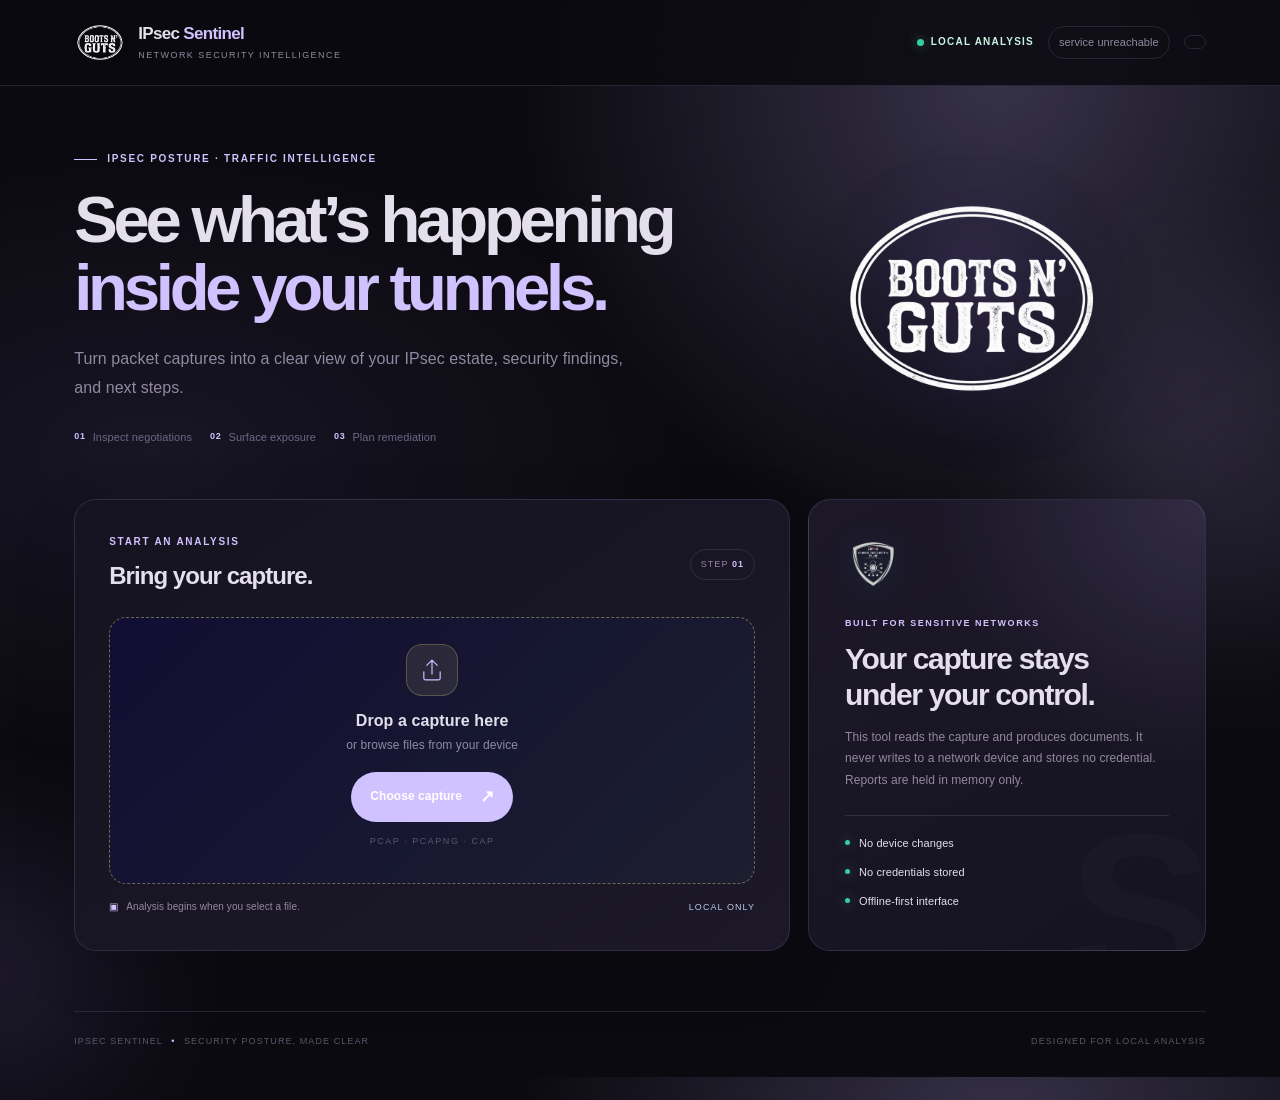
<file: dashboard/index.html>
<!DOCTYPE html>
<html lang="en">
<head>
<meta charset="utf-8">
<meta name="viewport" content="width=device-width, initial-scale=1">
<meta name="color-scheme" content="dark">
<title>IPsec Sentinel - Network Security Intelligence</title>
<!-- Offline-first interface: local assets only; no external fonts or libraries. -->
<link rel="stylesheet" href="/dashboard/style.css">
</head>
<body>
<div class="ambient ambient-one" aria-hidden="true"></div>
<div class="ambient ambient-two" aria-hidden="true"></div>
<header class="topbar">
  <a class="brand" href="#top" aria-label="IPsec Sentinel home">
    <img src="/dashboard/logo.png" alt="Boots N' Guts Logo" class="brand-logo" width="48" height="38">
    <span class="brand-copy"><strong>IPsec<span> Sentinel</span></strong><small>NETWORK SECURITY INTELLIGENCE</small></span>
  </a>
  <div class="topbar-meta">
    <span class="live-indicator"><i></i> LOCAL ANALYSIS</span>
    <span class="build" id="build">checking service…</span>
    <span class="build source-label" id="source"></span>
  </div>
</header>
<main id="top">
  <section class="intro" aria-labelledby="page-title">
    <div class="intro-copy">
      <p class="eyebrow"><span class="eyebrow-line"></span> IPSEC POSTURE · TRAFFIC INTELLIGENCE</p>
      <h1 id="page-title">See what’s happening<br><span>inside your tunnels.</span></h1>
      <p class="intro-text">Turn packet captures into a clear view of your IPsec estate, security findings, and next steps.</p>
      <div class="intro-points"><span><b>01</b> Inspect negotiations</span><span><b>02</b> Surface exposure</span><span><b>03</b> Plan remediation</span></div>
    </div>
    <div class="intro-art hero-logo-showcase" aria-label="Boots N' Guts">
      <div class="hero-logo-glow" aria-hidden="true"></div>
      <img src="/dashboard/logo.png" alt="Boots N' Guts Logo" class="hero-logo-img">
    </div>
  </section>

  <section id="upload" class="upload-layout" aria-label="Packet capture analysis">
    <div class="upload-panel">
      <div class="panel-heading"><div><p class="eyebrow">START AN ANALYSIS</p><h2>Bring your capture.</h2></div><span class="step-chip">STEP <b>01</b></span></div>
      <div id="drop" class="drop-zone">
        <div class="upload-icon" aria-hidden="true"><svg viewBox="0 0 48 48"><path d="M24 31V7m0 0-9 9m9-9 9 9"/><path d="M10 27v11a3 3 0 0 0 3 3h22a3 3 0 0 0 3-3V27"/></svg></div>
        <p class="drop-title"><strong>Drop a capture here</strong></p>
        <p class="drop-subtitle">or browse files from your device</p>
        <label class="file-button" for="file">Choose capture <span aria-hidden="true">↗</span></label>
        <input type="file" id="file" accept=".pcap,.pcapng,.cap">
        <p class="file-types">PCAP · PCAPNG · CAP</p>
        <span class="status" id="status" role="status" aria-live="polite"></span>
      </div>
      <div class="upload-footer"><span class="tiny-lock" aria-hidden="true">▣</span><span>Analysis begins when you select a file.</span><span class="max-local">LOCAL ONLY</span></div>
    </div>
    <aside class="trust-panel">
      <div class="trust-icon trust-logo-wrap"><img src="/dashboard/cyber.png" alt="DPES Cyber Security Club" class="trust-logo-img" width="56" height="56"></div>
      <p class="eyebrow">BUILT FOR SENSITIVE NETWORKS</p>
      <h3>Your capture stays<br>under your control.</h3>
      <p>This tool reads the capture and produces documents. It never writes to a network device and stores no credential. Reports are held in memory only.</p>
      <div class="trust-divider"></div>
      <div class="trust-facts"><span><i></i> No device changes</span><span><i></i> No credentials stored</span><span><i></i> Offline-first interface</span></div>
      <span class="trust-watermark" aria-hidden="true">S</span>
    </aside>
  </section>

  <nav id="tabs" class="tabs" aria-label="Report sections" hidden>
    <div class="tabs-label">YOUR REPORT</div>
    <button data-view="overview" aria-selected="true">Overview</button>
    <button data-view="inventory" aria-selected="false">Inventory</button>
    <button data-view="findings" aria-selected="false">Findings</button>
    <button data-view="exposure" aria-selected="false">Exposure</button>
    <button data-view="threats" aria-selected="false">Threat matrix</button>
    <button data-view="pqc" aria-selected="false">Post-quantum</button>
    <button data-view="remediation" aria-selected="false">Remediation</button>
  </nav>

  <section id="overview" class="report-section" hidden></section>
  <section id="inventory" class="report-section" hidden></section>
  <section id="findings" class="report-section" hidden></section>
  <section id="exposure" class="report-section" hidden></section>
  <section id="threats" class="report-section" hidden></section>
  <section id="pqc" class="report-section" hidden></section>
  <section id="remediation" class="report-section" hidden></section>
  <section id="detail" class="report-section" hidden></section>
  <footer class="page-footer"><span>IPSEC SENTINEL <i>•</i> SECURITY POSTURE, MADE CLEAR</span><span>DESIGNED FOR LOCAL ANALYSIS</span></footer>
</main>
<script src="/dashboard/app.js" defer></script>
</body>
</html>
</file>
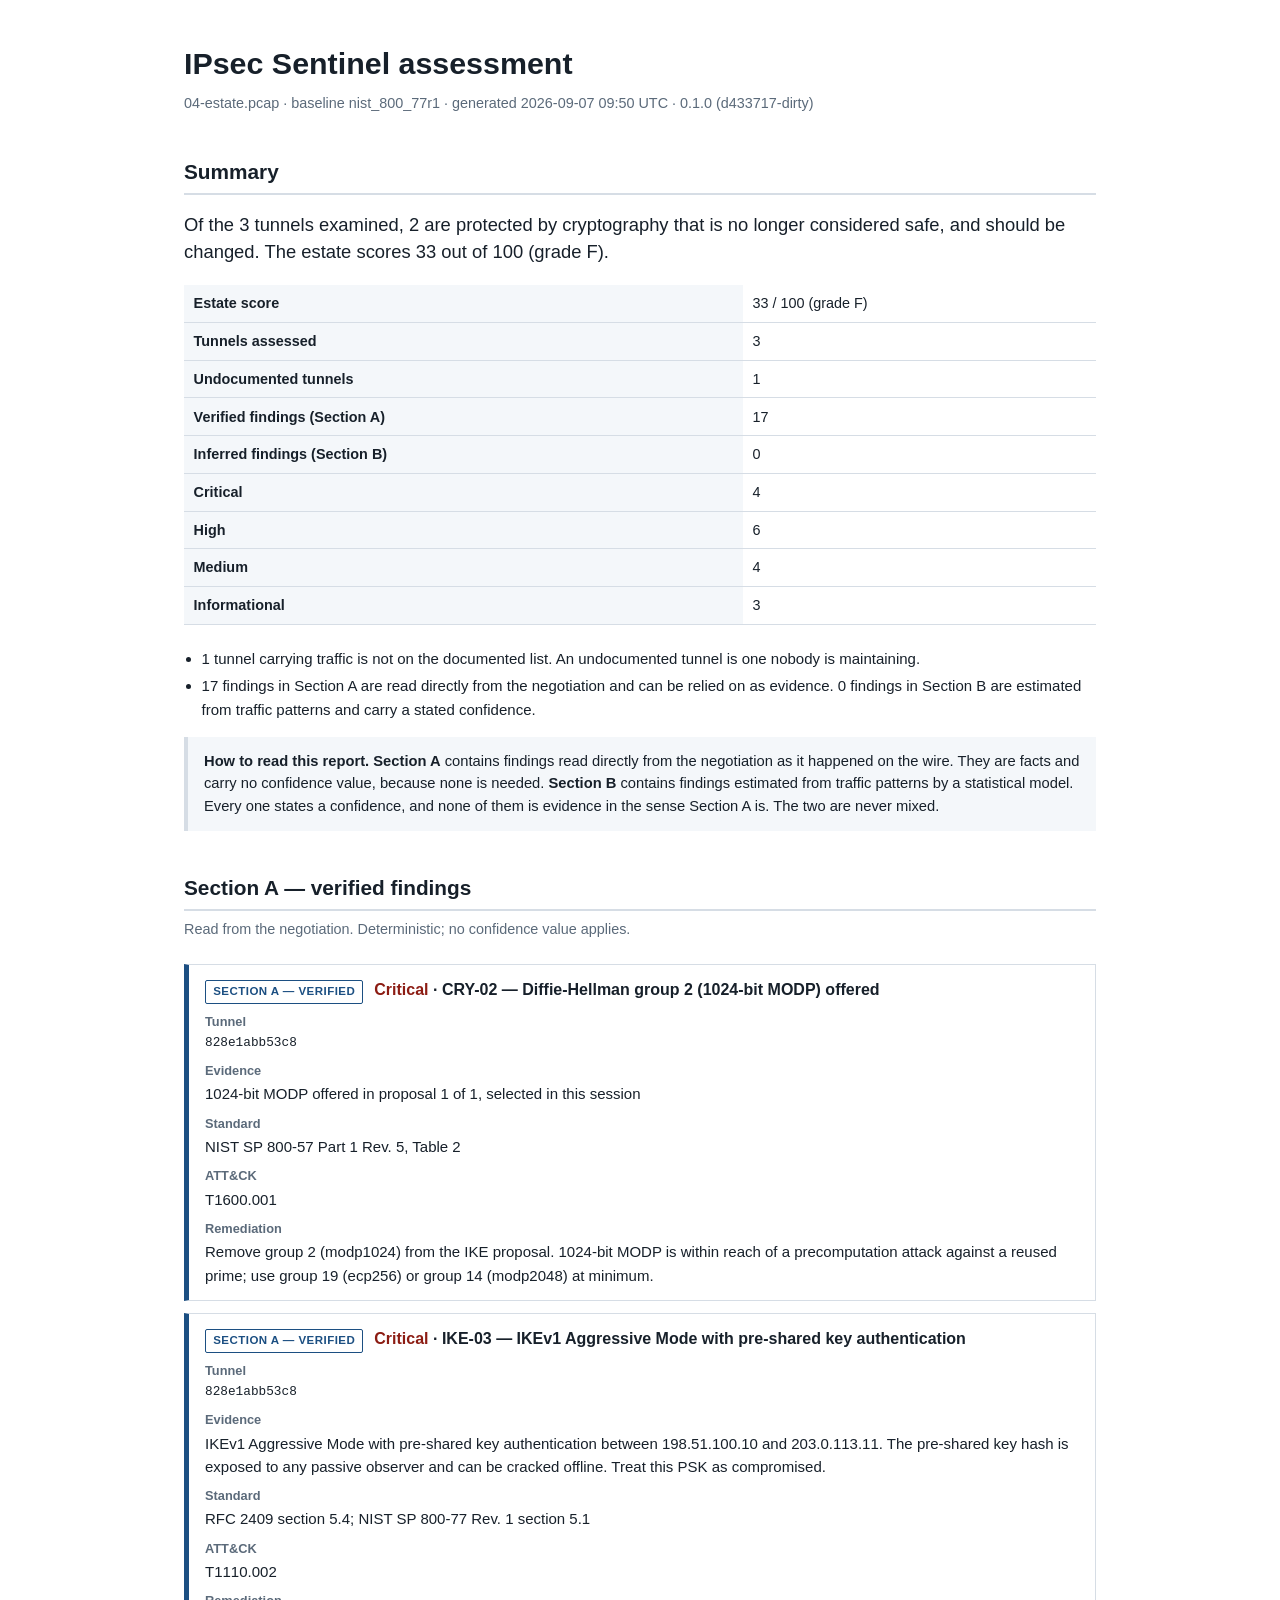
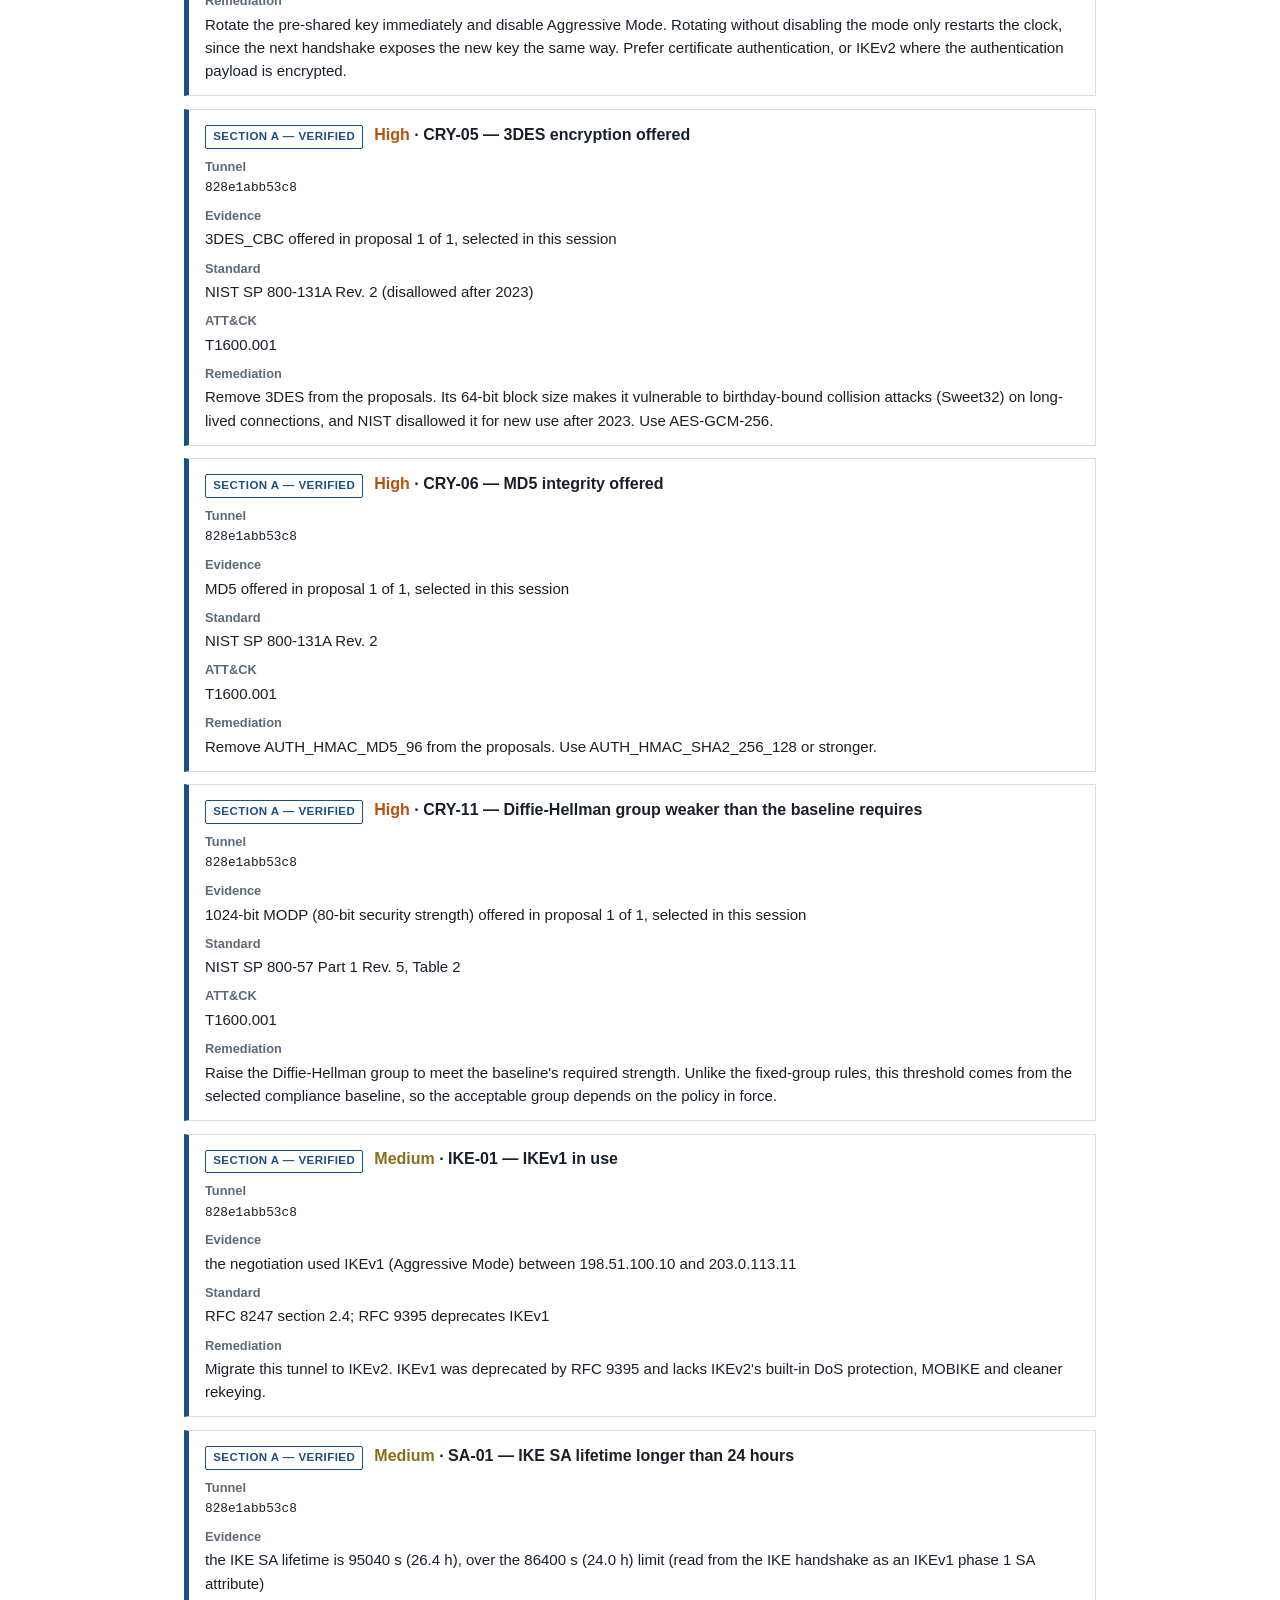
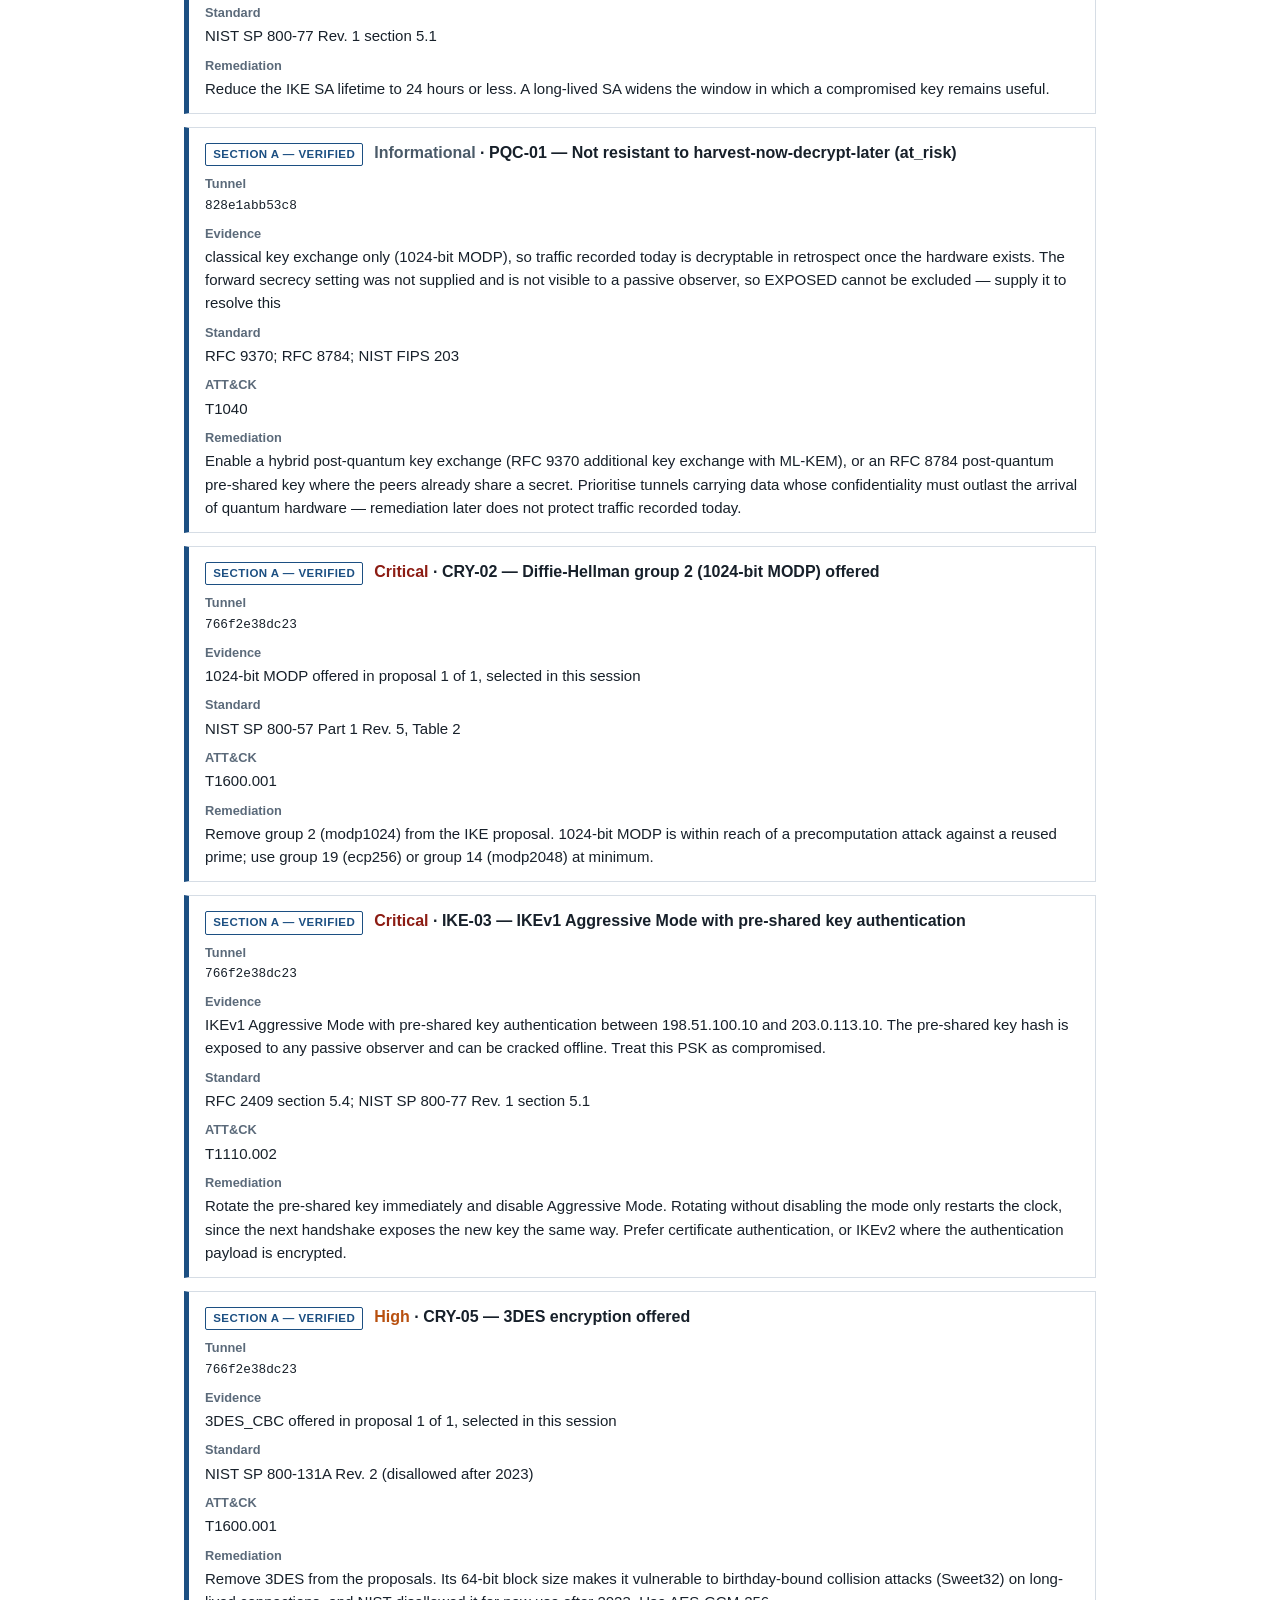
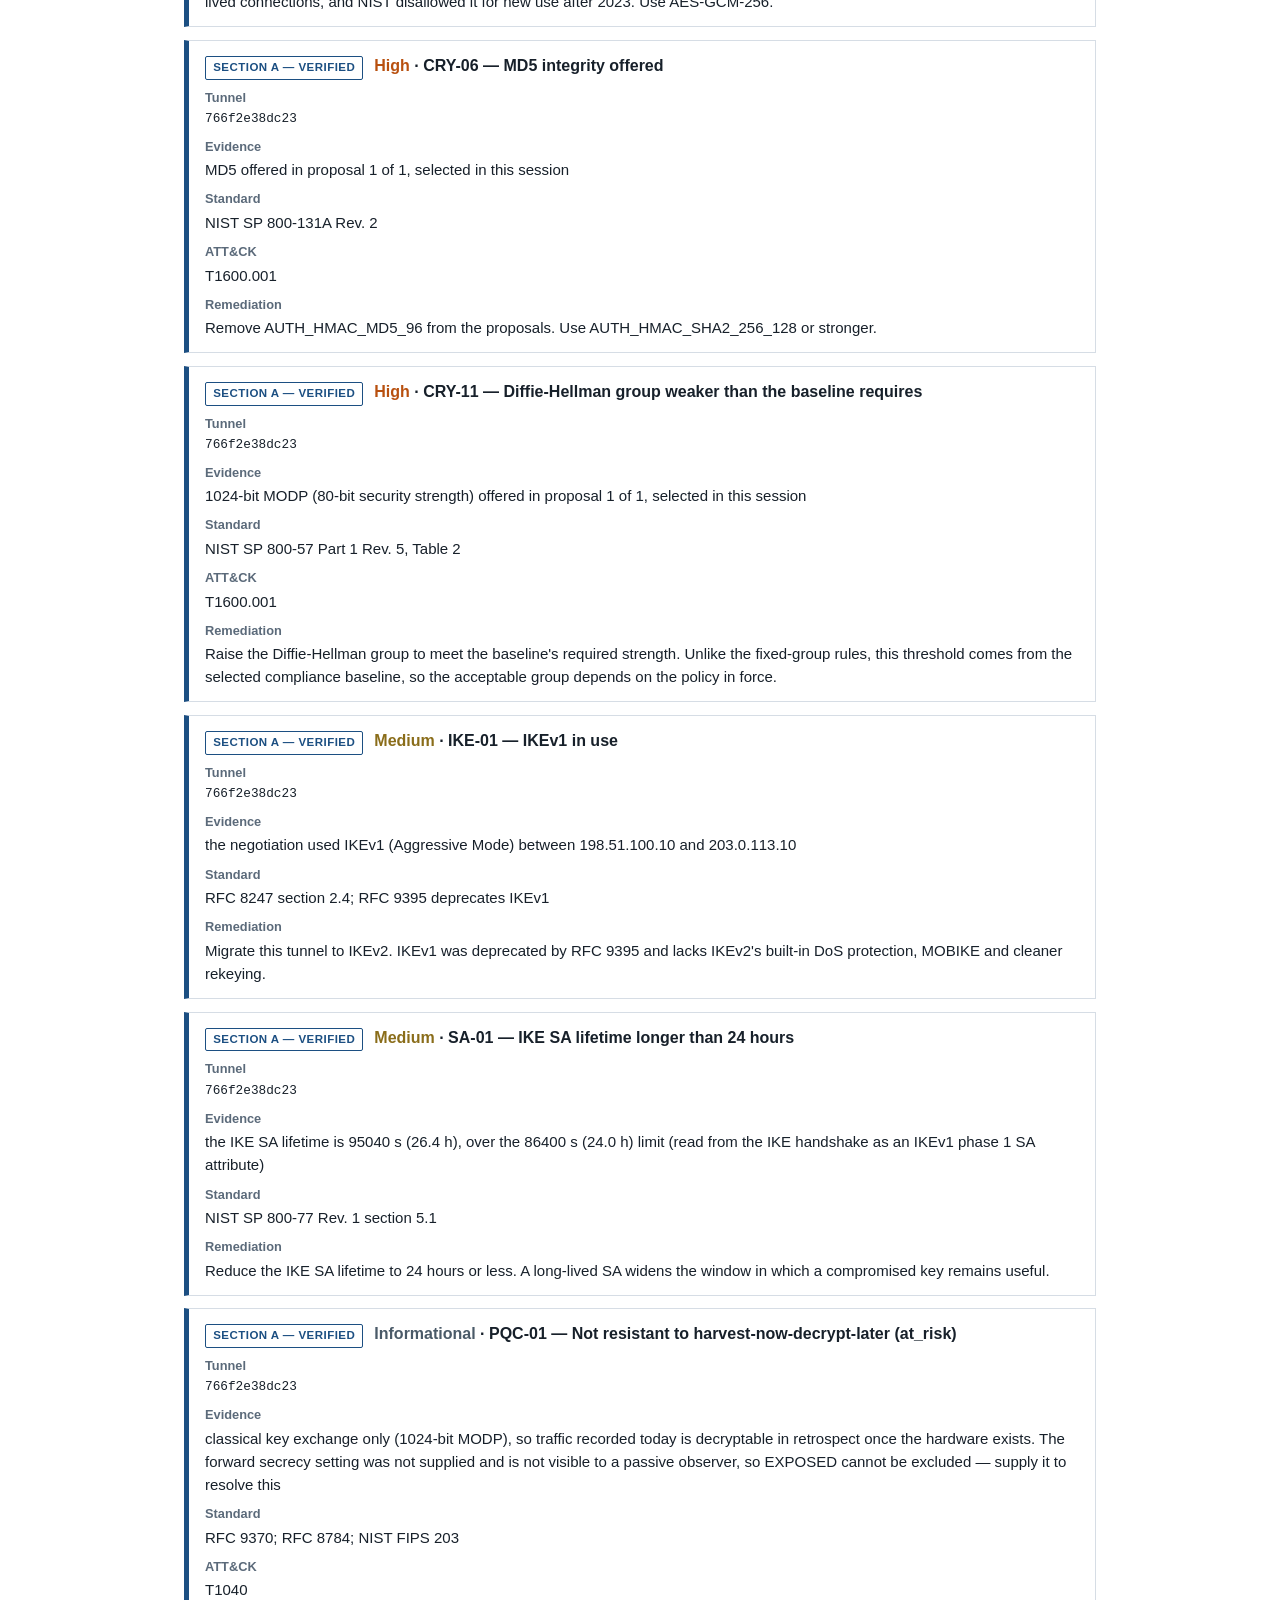
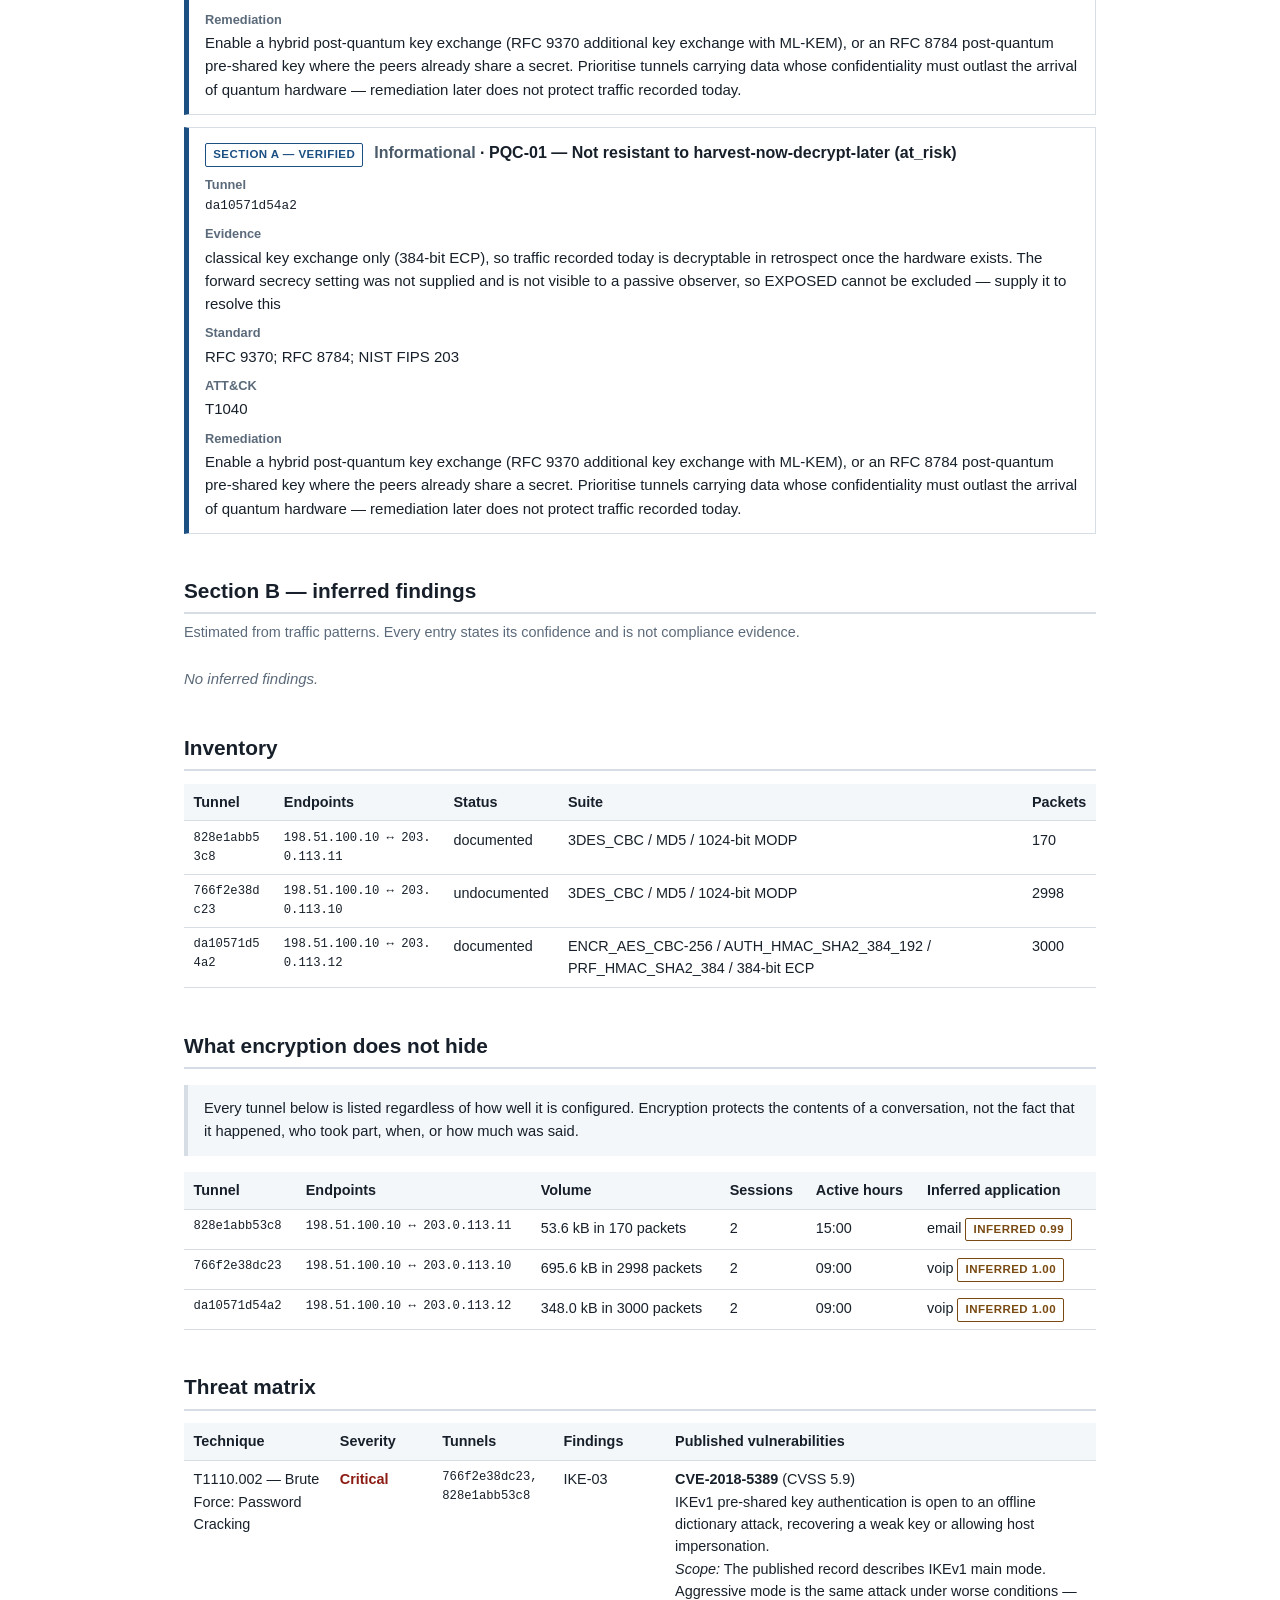
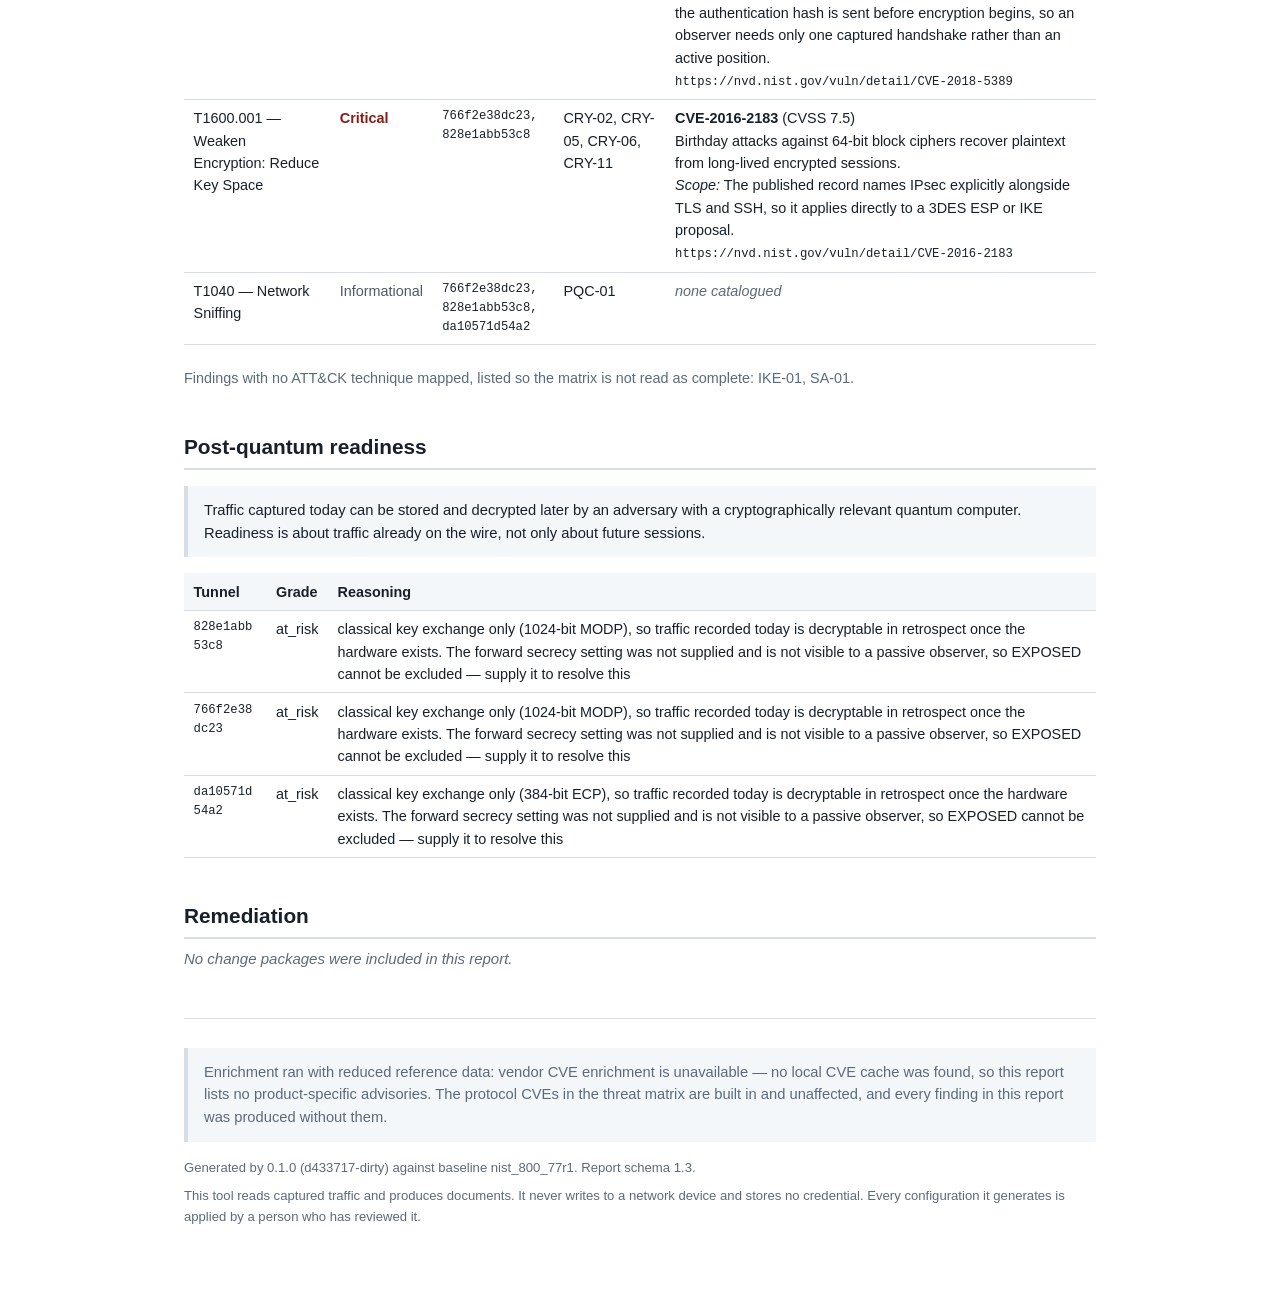
<file: demo/sample-estate.html>
<!DOCTYPE html>
<html lang="en">
<head>
<meta charset="utf-8">
<meta name="viewport" content="width=device-width, initial-scale=1">
<title>IPsec Sentinel report &mdash; 04-estate.pcap</title>
<style>
/* Everything is inline. The report is opened on networks with no route out, and a
   layout that depends on a stylesheet loading is a layout that fails when it matters. */
:root {
  --ink: #17202a;
  --muted: #5b6a7a;
  --rule: #d6dde5;
  --verified: #1c4f82;
  --inferred: #7a4a12;
  --critical: #8c1c13;
  --high: #b8500f;
  --medium: #8a6d1a;
  --low: #4a5a68;
}
* { box-sizing: border-box; }
body {
  font: 15px/1.55 "Helvetica Neue", Helvetica, Arial, sans-serif;
  color: var(--ink);
  margin: 0 auto;
  padding: 2.5rem 1.5rem 4rem;
  max-width: 60rem;
  background: #fff;
}
h1 { font-size: 1.9rem; margin: 0 0 .3rem; }
h2 { font-size: 1.3rem; margin: 2.6rem 0 .4rem; border-bottom: 2px solid var(--rule); padding-bottom: .3rem; }
h3 { font-size: 1.05rem; margin: 1.6rem 0 .4rem; }
p { margin: .5rem 0; }
.sub { color: var(--muted); margin: 0 0 1.5rem; font-size: .9rem; }
.headline { font-size: 1.15rem; line-height: 1.5; margin: 1rem 0 1.2rem; }
.note {
  background: #f4f7fa; border-left: 4px solid var(--rule);
  padding: .8rem 1rem; margin: 1rem 0; font-size: .92rem;
}
table { border-collapse: collapse; width: 100%; margin: .8rem 0 1.4rem; font-size: .9rem; }
th, td { text-align: left; padding: .45rem .6rem; border-bottom: 1px solid var(--rule); vertical-align: top; }
th { font-weight: 600; background: #f4f7fa; }
.finding { border: 1px solid var(--rule); border-left-width: 5px; padding: .8rem 1rem; margin: .8rem 0; }
.finding.verified { border-left-color: var(--verified); }
.finding.inferred { border-left-color: var(--inferred); }
.finding h4 { margin: 0 0 .35rem; font-size: 1rem; }
.finding dl { margin: .4rem 0 0; }
.finding dt { font-weight: 600; font-size: .8rem; color: var(--muted); margin-top: .5rem; }
.finding dd { margin: .1rem 0 0; }
.tag {
  display: inline-block; font-size: .72rem; font-weight: 700; letter-spacing: .04em;
  text-transform: uppercase; padding: .12rem .45rem; border: 1px solid currentColor;
  border-radius: 2px; margin-right: .4rem; white-space: nowrap;
}
.tag.verified { color: var(--verified); }
.tag.inferred { color: var(--inferred); }
.sev-critical { color: var(--critical); font-weight: 700; }
.sev-high { color: var(--high); font-weight: 700; }
.sev-medium { color: var(--medium); }
.sev-low, .sev-informational { color: var(--low); }
.empty { color: var(--muted); font-style: italic; }
.mono { font-family: "SFMono-Regular", Menlo, Consolas, monospace; font-size: .85em; word-break: break-all; }
footer { margin-top: 3rem; padding-top: .8rem; border-top: 1px solid var(--rule); color: var(--muted); font-size: .82rem; }
ul { margin: .4rem 0 .4rem 1.1rem; padding: 0; }
li { margin: .25rem 0; }
@media print {
  body { padding: 0; max-width: none; font-size: 11pt; }
  h2 { page-break-after: avoid; }
  .finding, tr { page-break-inside: avoid; }
  .note { background: none; }
}
</style>
</head>
<body>

<h1>IPsec Sentinel assessment</h1>
<p class="sub">
  04-estate.pcap &middot; baseline nist_800_77r1 &middot;
  generated 2026-09-07 09:50 UTC &middot;
  0.1.0 (d433717-dirty)
</p>

<h2>Summary</h2>
<p class="headline">Of the 3 tunnels examined, 2 are protected by cryptography that is no longer considered safe, and should be changed. The estate scores 33 out of 100 (grade F).</p>
<table>
  <tr><th>Estate score</th><td>33 / 100 (grade F)</td></tr>
  <tr><th>Tunnels assessed</th><td>3</td></tr>
  <tr><th>Undocumented tunnels</th><td>1</td></tr>
  <tr><th>Verified findings (Section A)</th><td>17</td></tr>
  <tr><th>Inferred findings (Section B)</th><td>0</td></tr>
  <tr><th>Critical</th><td>4</td></tr>
  <tr><th>High</th><td>6</td></tr>
  <tr><th>Medium</th><td>4</td></tr>
  <tr><th>Informational</th><td>3</td></tr>
</table>
<ul>
  <li>1 tunnel carrying traffic is not on the documented list. An undocumented tunnel is one nobody is maintaining.</li>
  <li>17 findings in Section A are read directly from the negotiation and can be relied on as evidence. 0 findings in Section B are estimated from traffic patterns and carry a stated confidence.</li>
</ul>

<div class="note">
  <strong>How to read this report.</strong>
  <strong>Section A</strong> contains findings read directly from the negotiation as it
  happened on the wire. They are facts and carry no confidence value, because none is
  needed. <strong>Section B</strong> contains findings estimated from traffic patterns by
  a statistical model. Every one states a confidence, and none of them is evidence in the
  sense Section A is. The two are never mixed.
</div>

<h2>Section A &mdash; verified findings</h2>
<p class="sub">Read from the negotiation. Deterministic; no confidence value applies.</p>
<div class="finding verified">
  <h4>
    <span class="tag verified">Section A &mdash; verified</span>
    <span class="sev-critical">Critical</span>
    &middot; CRY-02 &mdash; Diffie-Hellman group 2 (1024-bit MODP) offered
  </h4>
  <dl>
<dt>Tunnel</dt><dd class="mono">828e1abb53c8</dd>    <dt>Evidence</dt><dd>1024-bit MODP offered in proposal 1 of 1, selected in this session</dd>
    <dt>Standard</dt><dd>NIST SP 800-57 Part 1 Rev. 5, Table 2</dd>
<dt>ATT&amp;CK</dt><dd>T1600.001</dd>    <dt>Remediation</dt><dd>Remove group 2 (modp1024) from the IKE proposal. 1024-bit MODP is within reach of a precomputation attack against a reused prime; use group 19 (ecp256) or group 14 (modp2048) at minimum.</dd>
  </dl>
</div>
<div class="finding verified">
  <h4>
    <span class="tag verified">Section A &mdash; verified</span>
    <span class="sev-critical">Critical</span>
    &middot; IKE-03 &mdash; IKEv1 Aggressive Mode with pre-shared key authentication
  </h4>
  <dl>
<dt>Tunnel</dt><dd class="mono">828e1abb53c8</dd>    <dt>Evidence</dt><dd>IKEv1 Aggressive Mode with pre-shared key authentication between 198.51.100.10 and 203.0.113.11. The pre-shared key hash is exposed to any passive observer and can be cracked offline. Treat this PSK as compromised.</dd>
    <dt>Standard</dt><dd>RFC 2409 section 5.4; NIST SP 800-77 Rev. 1 section 5.1</dd>
<dt>ATT&amp;CK</dt><dd>T1110.002</dd>    <dt>Remediation</dt><dd>Rotate the pre-shared key immediately and disable Aggressive Mode. Rotating without disabling the mode only restarts the clock, since the next handshake exposes the new key the same way. Prefer certificate authentication, or IKEv2 where the authentication payload is encrypted.</dd>
  </dl>
</div>
<div class="finding verified">
  <h4>
    <span class="tag verified">Section A &mdash; verified</span>
    <span class="sev-high">High</span>
    &middot; CRY-05 &mdash; 3DES encryption offered
  </h4>
  <dl>
<dt>Tunnel</dt><dd class="mono">828e1abb53c8</dd>    <dt>Evidence</dt><dd>3DES_CBC offered in proposal 1 of 1, selected in this session</dd>
    <dt>Standard</dt><dd>NIST SP 800-131A Rev. 2 (disallowed after 2023)</dd>
<dt>ATT&amp;CK</dt><dd>T1600.001</dd>    <dt>Remediation</dt><dd>Remove 3DES from the proposals. Its 64-bit block size makes it vulnerable to birthday-bound collision attacks (Sweet32) on long-lived connections, and NIST disallowed it for new use after 2023. Use AES-GCM-256.</dd>
  </dl>
</div>
<div class="finding verified">
  <h4>
    <span class="tag verified">Section A &mdash; verified</span>
    <span class="sev-high">High</span>
    &middot; CRY-06 &mdash; MD5 integrity offered
  </h4>
  <dl>
<dt>Tunnel</dt><dd class="mono">828e1abb53c8</dd>    <dt>Evidence</dt><dd>MD5 offered in proposal 1 of 1, selected in this session</dd>
    <dt>Standard</dt><dd>NIST SP 800-131A Rev. 2</dd>
<dt>ATT&amp;CK</dt><dd>T1600.001</dd>    <dt>Remediation</dt><dd>Remove AUTH_HMAC_MD5_96 from the proposals. Use AUTH_HMAC_SHA2_256_128 or stronger.</dd>
  </dl>
</div>
<div class="finding verified">
  <h4>
    <span class="tag verified">Section A &mdash; verified</span>
    <span class="sev-high">High</span>
    &middot; CRY-11 &mdash; Diffie-Hellman group weaker than the baseline requires
  </h4>
  <dl>
<dt>Tunnel</dt><dd class="mono">828e1abb53c8</dd>    <dt>Evidence</dt><dd>1024-bit MODP (80-bit security strength) offered in proposal 1 of 1, selected in this session</dd>
    <dt>Standard</dt><dd>NIST SP 800-57 Part 1 Rev. 5, Table 2</dd>
<dt>ATT&amp;CK</dt><dd>T1600.001</dd>    <dt>Remediation</dt><dd>Raise the Diffie-Hellman group to meet the baseline&#39;s required strength. Unlike the fixed-group rules, this threshold comes from the selected compliance baseline, so the acceptable group depends on the policy in force.</dd>
  </dl>
</div>
<div class="finding verified">
  <h4>
    <span class="tag verified">Section A &mdash; verified</span>
    <span class="sev-medium">Medium</span>
    &middot; IKE-01 &mdash; IKEv1 in use
  </h4>
  <dl>
<dt>Tunnel</dt><dd class="mono">828e1abb53c8</dd>    <dt>Evidence</dt><dd>the negotiation used IKEv1 (Aggressive Mode) between 198.51.100.10 and 203.0.113.11</dd>
    <dt>Standard</dt><dd>RFC 8247 section 2.4; RFC 9395 deprecates IKEv1</dd>
    <dt>Remediation</dt><dd>Migrate this tunnel to IKEv2. IKEv1 was deprecated by RFC 9395 and lacks IKEv2&#39;s built-in DoS protection, MOBIKE and cleaner rekeying.</dd>
  </dl>
</div>
<div class="finding verified">
  <h4>
    <span class="tag verified">Section A &mdash; verified</span>
    <span class="sev-medium">Medium</span>
    &middot; SA-01 &mdash; IKE SA lifetime longer than 24 hours
  </h4>
  <dl>
<dt>Tunnel</dt><dd class="mono">828e1abb53c8</dd>    <dt>Evidence</dt><dd>the IKE SA lifetime is 95040 s (26.4 h), over the 86400 s (24.0 h) limit (read from the IKE handshake as an IKEv1 phase 1 SA attribute)</dd>
    <dt>Standard</dt><dd>NIST SP 800-77 Rev. 1 section 5.1</dd>
    <dt>Remediation</dt><dd>Reduce the IKE SA lifetime to 24 hours or less. A long-lived SA widens the window in which a compromised key remains useful.</dd>
  </dl>
</div>
<div class="finding verified">
  <h4>
    <span class="tag verified">Section A &mdash; verified</span>
    <span class="sev-informational">Informational</span>
    &middot; PQC-01 &mdash; Not resistant to harvest-now-decrypt-later (at_risk)
  </h4>
  <dl>
<dt>Tunnel</dt><dd class="mono">828e1abb53c8</dd>    <dt>Evidence</dt><dd>classical key exchange only (1024-bit MODP), so traffic recorded today is decryptable in retrospect once the hardware exists. The forward secrecy setting was not supplied and is not visible to a passive observer, so EXPOSED cannot be excluded — supply it to resolve this</dd>
    <dt>Standard</dt><dd>RFC 9370; RFC 8784; NIST FIPS 203</dd>
<dt>ATT&amp;CK</dt><dd>T1040</dd>    <dt>Remediation</dt><dd>Enable a hybrid post-quantum key exchange (RFC 9370 additional key exchange with ML-KEM), or an RFC 8784 post-quantum pre-shared key where the peers already share a secret. Prioritise tunnels carrying data whose confidentiality must outlast the arrival of quantum hardware — remediation later does not protect traffic recorded today.</dd>
  </dl>
</div>
<div class="finding verified">
  <h4>
    <span class="tag verified">Section A &mdash; verified</span>
    <span class="sev-critical">Critical</span>
    &middot; CRY-02 &mdash; Diffie-Hellman group 2 (1024-bit MODP) offered
  </h4>
  <dl>
<dt>Tunnel</dt><dd class="mono">766f2e38dc23</dd>    <dt>Evidence</dt><dd>1024-bit MODP offered in proposal 1 of 1, selected in this session</dd>
    <dt>Standard</dt><dd>NIST SP 800-57 Part 1 Rev. 5, Table 2</dd>
<dt>ATT&amp;CK</dt><dd>T1600.001</dd>    <dt>Remediation</dt><dd>Remove group 2 (modp1024) from the IKE proposal. 1024-bit MODP is within reach of a precomputation attack against a reused prime; use group 19 (ecp256) or group 14 (modp2048) at minimum.</dd>
  </dl>
</div>
<div class="finding verified">
  <h4>
    <span class="tag verified">Section A &mdash; verified</span>
    <span class="sev-critical">Critical</span>
    &middot; IKE-03 &mdash; IKEv1 Aggressive Mode with pre-shared key authentication
  </h4>
  <dl>
<dt>Tunnel</dt><dd class="mono">766f2e38dc23</dd>    <dt>Evidence</dt><dd>IKEv1 Aggressive Mode with pre-shared key authentication between 198.51.100.10 and 203.0.113.10. The pre-shared key hash is exposed to any passive observer and can be cracked offline. Treat this PSK as compromised.</dd>
    <dt>Standard</dt><dd>RFC 2409 section 5.4; NIST SP 800-77 Rev. 1 section 5.1</dd>
<dt>ATT&amp;CK</dt><dd>T1110.002</dd>    <dt>Remediation</dt><dd>Rotate the pre-shared key immediately and disable Aggressive Mode. Rotating without disabling the mode only restarts the clock, since the next handshake exposes the new key the same way. Prefer certificate authentication, or IKEv2 where the authentication payload is encrypted.</dd>
  </dl>
</div>
<div class="finding verified">
  <h4>
    <span class="tag verified">Section A &mdash; verified</span>
    <span class="sev-high">High</span>
    &middot; CRY-05 &mdash; 3DES encryption offered
  </h4>
  <dl>
<dt>Tunnel</dt><dd class="mono">766f2e38dc23</dd>    <dt>Evidence</dt><dd>3DES_CBC offered in proposal 1 of 1, selected in this session</dd>
    <dt>Standard</dt><dd>NIST SP 800-131A Rev. 2 (disallowed after 2023)</dd>
<dt>ATT&amp;CK</dt><dd>T1600.001</dd>    <dt>Remediation</dt><dd>Remove 3DES from the proposals. Its 64-bit block size makes it vulnerable to birthday-bound collision attacks (Sweet32) on long-lived connections, and NIST disallowed it for new use after 2023. Use AES-GCM-256.</dd>
  </dl>
</div>
<div class="finding verified">
  <h4>
    <span class="tag verified">Section A &mdash; verified</span>
    <span class="sev-high">High</span>
    &middot; CRY-06 &mdash; MD5 integrity offered
  </h4>
  <dl>
<dt>Tunnel</dt><dd class="mono">766f2e38dc23</dd>    <dt>Evidence</dt><dd>MD5 offered in proposal 1 of 1, selected in this session</dd>
    <dt>Standard</dt><dd>NIST SP 800-131A Rev. 2</dd>
<dt>ATT&amp;CK</dt><dd>T1600.001</dd>    <dt>Remediation</dt><dd>Remove AUTH_HMAC_MD5_96 from the proposals. Use AUTH_HMAC_SHA2_256_128 or stronger.</dd>
  </dl>
</div>
<div class="finding verified">
  <h4>
    <span class="tag verified">Section A &mdash; verified</span>
    <span class="sev-high">High</span>
    &middot; CRY-11 &mdash; Diffie-Hellman group weaker than the baseline requires
  </h4>
  <dl>
<dt>Tunnel</dt><dd class="mono">766f2e38dc23</dd>    <dt>Evidence</dt><dd>1024-bit MODP (80-bit security strength) offered in proposal 1 of 1, selected in this session</dd>
    <dt>Standard</dt><dd>NIST SP 800-57 Part 1 Rev. 5, Table 2</dd>
<dt>ATT&amp;CK</dt><dd>T1600.001</dd>    <dt>Remediation</dt><dd>Raise the Diffie-Hellman group to meet the baseline&#39;s required strength. Unlike the fixed-group rules, this threshold comes from the selected compliance baseline, so the acceptable group depends on the policy in force.</dd>
  </dl>
</div>
<div class="finding verified">
  <h4>
    <span class="tag verified">Section A &mdash; verified</span>
    <span class="sev-medium">Medium</span>
    &middot; IKE-01 &mdash; IKEv1 in use
  </h4>
  <dl>
<dt>Tunnel</dt><dd class="mono">766f2e38dc23</dd>    <dt>Evidence</dt><dd>the negotiation used IKEv1 (Aggressive Mode) between 198.51.100.10 and 203.0.113.10</dd>
    <dt>Standard</dt><dd>RFC 8247 section 2.4; RFC 9395 deprecates IKEv1</dd>
    <dt>Remediation</dt><dd>Migrate this tunnel to IKEv2. IKEv1 was deprecated by RFC 9395 and lacks IKEv2&#39;s built-in DoS protection, MOBIKE and cleaner rekeying.</dd>
  </dl>
</div>
<div class="finding verified">
  <h4>
    <span class="tag verified">Section A &mdash; verified</span>
    <span class="sev-medium">Medium</span>
    &middot; SA-01 &mdash; IKE SA lifetime longer than 24 hours
  </h4>
  <dl>
<dt>Tunnel</dt><dd class="mono">766f2e38dc23</dd>    <dt>Evidence</dt><dd>the IKE SA lifetime is 95040 s (26.4 h), over the 86400 s (24.0 h) limit (read from the IKE handshake as an IKEv1 phase 1 SA attribute)</dd>
    <dt>Standard</dt><dd>NIST SP 800-77 Rev. 1 section 5.1</dd>
    <dt>Remediation</dt><dd>Reduce the IKE SA lifetime to 24 hours or less. A long-lived SA widens the window in which a compromised key remains useful.</dd>
  </dl>
</div>
<div class="finding verified">
  <h4>
    <span class="tag verified">Section A &mdash; verified</span>
    <span class="sev-informational">Informational</span>
    &middot; PQC-01 &mdash; Not resistant to harvest-now-decrypt-later (at_risk)
  </h4>
  <dl>
<dt>Tunnel</dt><dd class="mono">766f2e38dc23</dd>    <dt>Evidence</dt><dd>classical key exchange only (1024-bit MODP), so traffic recorded today is decryptable in retrospect once the hardware exists. The forward secrecy setting was not supplied and is not visible to a passive observer, so EXPOSED cannot be excluded — supply it to resolve this</dd>
    <dt>Standard</dt><dd>RFC 9370; RFC 8784; NIST FIPS 203</dd>
<dt>ATT&amp;CK</dt><dd>T1040</dd>    <dt>Remediation</dt><dd>Enable a hybrid post-quantum key exchange (RFC 9370 additional key exchange with ML-KEM), or an RFC 8784 post-quantum pre-shared key where the peers already share a secret. Prioritise tunnels carrying data whose confidentiality must outlast the arrival of quantum hardware — remediation later does not protect traffic recorded today.</dd>
  </dl>
</div>
<div class="finding verified">
  <h4>
    <span class="tag verified">Section A &mdash; verified</span>
    <span class="sev-informational">Informational</span>
    &middot; PQC-01 &mdash; Not resistant to harvest-now-decrypt-later (at_risk)
  </h4>
  <dl>
<dt>Tunnel</dt><dd class="mono">da10571d54a2</dd>    <dt>Evidence</dt><dd>classical key exchange only (384-bit ECP), so traffic recorded today is decryptable in retrospect once the hardware exists. The forward secrecy setting was not supplied and is not visible to a passive observer, so EXPOSED cannot be excluded — supply it to resolve this</dd>
    <dt>Standard</dt><dd>RFC 9370; RFC 8784; NIST FIPS 203</dd>
<dt>ATT&amp;CK</dt><dd>T1040</dd>    <dt>Remediation</dt><dd>Enable a hybrid post-quantum key exchange (RFC 9370 additional key exchange with ML-KEM), or an RFC 8784 post-quantum pre-shared key where the peers already share a secret. Prioritise tunnels carrying data whose confidentiality must outlast the arrival of quantum hardware — remediation later does not protect traffic recorded today.</dd>
  </dl>
</div>

<h2>Section B &mdash; inferred findings</h2>
<p class="sub">Estimated from traffic patterns. Every entry states its confidence and is not compliance evidence.</p>
<p class="empty">No inferred findings.</p>

<h2>Inventory</h2>
<table>
  <tr><th>Tunnel</th><th>Endpoints</th><th>Status</th><th>Suite</th><th>Packets</th></tr>
  <tr>
    <td class="mono">828e1abb53c8</td>
    <td class="mono">198.51.100.10 &harr; 203.0.113.11</td>
    <td>documented</td>
    <td>3DES_CBC / MD5 / 1024-bit MODP</td>
    <td>170</td>
  </tr>
  <tr>
    <td class="mono">766f2e38dc23</td>
    <td class="mono">198.51.100.10 &harr; 203.0.113.10</td>
    <td>undocumented</td>
    <td>3DES_CBC / MD5 / 1024-bit MODP</td>
    <td>2998</td>
  </tr>
  <tr>
    <td class="mono">da10571d54a2</td>
    <td class="mono">198.51.100.10 &harr; 203.0.113.12</td>
    <td>documented</td>
    <td>ENCR_AES_CBC-256 / AUTH_HMAC_SHA2_384_192 / PRF_HMAC_SHA2_384 / 384-bit ECP</td>
    <td>3000</td>
  </tr>
</table>

<h2>What encryption does not hide</h2>
<div class="note">Every tunnel below is listed regardless of how well it is configured. Encryption protects the contents of a conversation, not the fact that it happened, who took part, when, or how much was said.</div>
<table>
  <tr><th>Tunnel</th><th>Endpoints</th><th>Volume</th><th>Sessions</th><th>Active hours</th><th>Inferred application</th></tr>
  <tr>
    <td class="mono">828e1abb53c8</td>
    <td class="mono">198.51.100.10 &harr; 203.0.113.11</td>
    <td>53.6 kB in 170 packets</td>
    <td>2</td>
    <td>15:00</td>
    <td>
        email
        <span class="tag inferred">inferred 0.99</span>
    </td>
  </tr>
  <tr>
    <td class="mono">766f2e38dc23</td>
    <td class="mono">198.51.100.10 &harr; 203.0.113.10</td>
    <td>695.6 kB in 2998 packets</td>
    <td>2</td>
    <td>09:00</td>
    <td>
        voip
        <span class="tag inferred">inferred 1.00</span>
    </td>
  </tr>
  <tr>
    <td class="mono">da10571d54a2</td>
    <td class="mono">198.51.100.10 &harr; 203.0.113.12</td>
    <td>348.0 kB in 3000 packets</td>
    <td>2</td>
    <td>09:00</td>
    <td>
        voip
        <span class="tag inferred">inferred 1.00</span>
    </td>
  </tr>
</table>

<h2>Threat matrix</h2>
<table>
  <tr><th>Technique</th><th>Severity</th><th>Tunnels</th><th>Findings</th><th>Published vulnerabilities</th></tr>
  <tr>
    <td>T1110.002 &mdash; Brute Force: Password Cracking
    </td>
    <td class="sev-critical">Critical</td>
    <td class="mono">766f2e38dc23, 828e1abb53c8</td>
    <td>IKE-03</td>
    <td>
          <div>
            <strong>CVE-2018-5389</strong> (CVSS 5.9)<br>
            IKEv1 pre-shared key authentication is open to an offline dictionary attack, recovering a weak key or allowing host impersonation.<br>
            <em>Scope:</em> The published record describes IKEv1 main mode. Aggressive mode is the same attack under worse conditions — the authentication hash is sent before encryption begins, so an observer needs only one captured handshake rather than an active position.<br>
            <span class="mono">https://nvd.nist.gov/vuln/detail/CVE-2018-5389</span>
          </div>
    </td>
  </tr>
  <tr>
    <td>T1600.001 &mdash; Weaken Encryption: Reduce Key Space
    </td>
    <td class="sev-critical">Critical</td>
    <td class="mono">766f2e38dc23, 828e1abb53c8</td>
    <td>CRY-02, CRY-05, CRY-06, CRY-11</td>
    <td>
          <div>
            <strong>CVE-2016-2183</strong> (CVSS 7.5)<br>
            Birthday attacks against 64-bit block ciphers recover plaintext from long-lived encrypted sessions.<br>
            <em>Scope:</em> The published record names IPsec explicitly alongside TLS and SSH, so it applies directly to a 3DES ESP or IKE proposal.<br>
            <span class="mono">https://nvd.nist.gov/vuln/detail/CVE-2016-2183</span>
          </div>
    </td>
  </tr>
  <tr>
    <td>T1040 &mdash; Network Sniffing
    </td>
    <td class="sev-informational">Informational</td>
    <td class="mono">766f2e38dc23, 828e1abb53c8, da10571d54a2</td>
    <td>PQC-01</td>
    <td>
        <span class="empty">none catalogued</span>
    </td>
  </tr>
</table>
<p class="sub">
  Findings with no ATT&amp;CK technique mapped, listed so the matrix is not read as
  complete: IKE-01, SA-01.
</p>

<h2>Post-quantum readiness</h2>
<div class="note">Traffic captured today can be stored and decrypted later by an adversary with a cryptographically relevant quantum computer. Readiness is about traffic already on the wire, not only about future sessions.</div>
<table>
  <tr><th>Tunnel</th><th>Grade</th><th>Reasoning</th></tr>
  <tr>
    <td class="mono">828e1abb53c8</td>
    <td>at_risk</td>
    <td>classical key exchange only (1024-bit MODP), so traffic recorded today is decryptable in retrospect once the hardware exists. The forward secrecy setting was not supplied and is not visible to a passive observer, so EXPOSED cannot be excluded — supply it to resolve this</td>
  </tr>
  <tr>
    <td class="mono">766f2e38dc23</td>
    <td>at_risk</td>
    <td>classical key exchange only (1024-bit MODP), so traffic recorded today is decryptable in retrospect once the hardware exists. The forward secrecy setting was not supplied and is not visible to a passive observer, so EXPOSED cannot be excluded — supply it to resolve this</td>
  </tr>
  <tr>
    <td class="mono">da10571d54a2</td>
    <td>at_risk</td>
    <td>classical key exchange only (384-bit ECP), so traffic recorded today is decryptable in retrospect once the hardware exists. The forward secrecy setting was not supplied and is not visible to a passive observer, so EXPOSED cannot be excluded — supply it to resolve this</td>
  </tr>
</table>


<h2>Remediation</h2>
<p class="empty">No change packages were included in this report.</p>

<footer>
  <p class="note">Enrichment ran with reduced reference data: vendor CVE enrichment is unavailable — no local CVE cache was found, so this report lists no product-specific advisories. The protocol CVEs in the threat matrix are built in and unaffected, and every finding in this report was produced without them.</p>
  <p>
    Generated by 0.1.0 (d433717-dirty) against baseline
    nist_800_77r1. Report schema 1.3.
  </p>
  <p>
    This tool reads captured traffic and produces documents. It never writes to a network
    device and stores no credential. Every configuration it generates is applied by a
    person who has reviewed it.
  </p>
</footer>

</body>
</html>
</file>
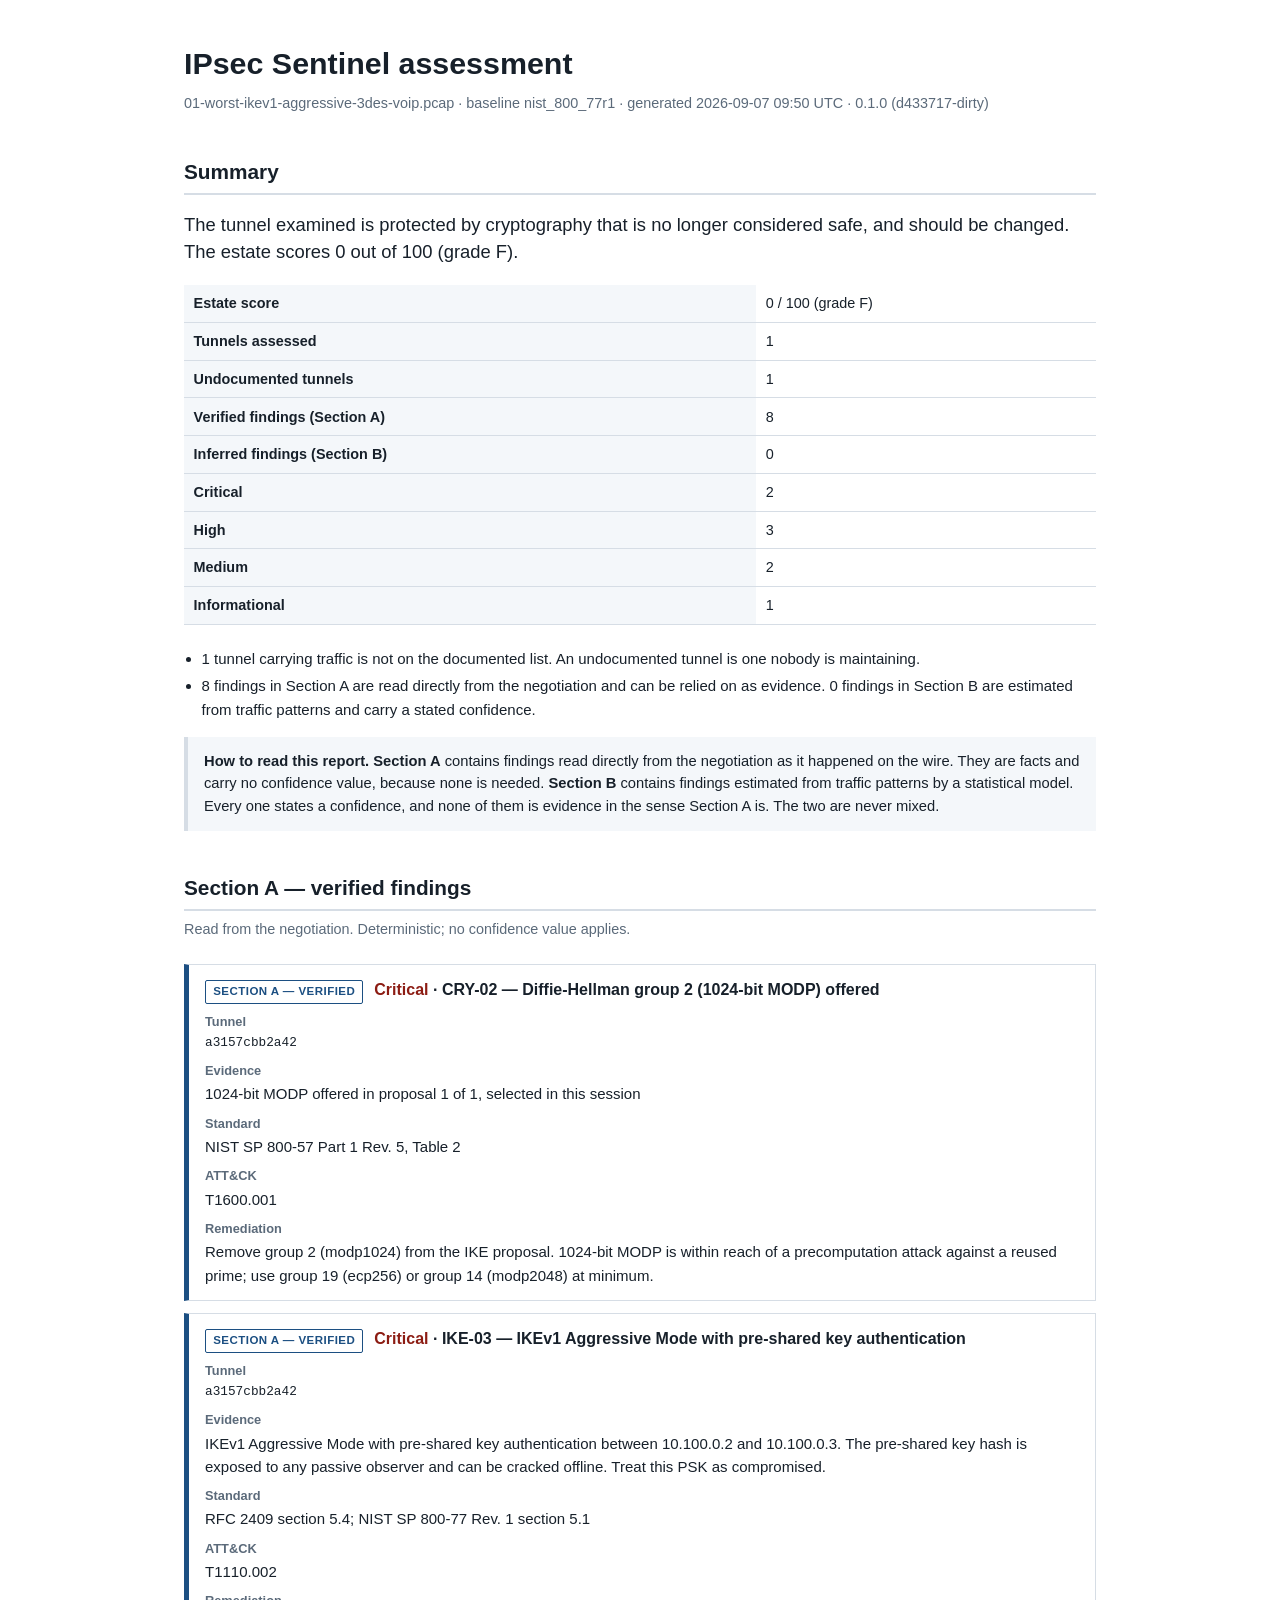
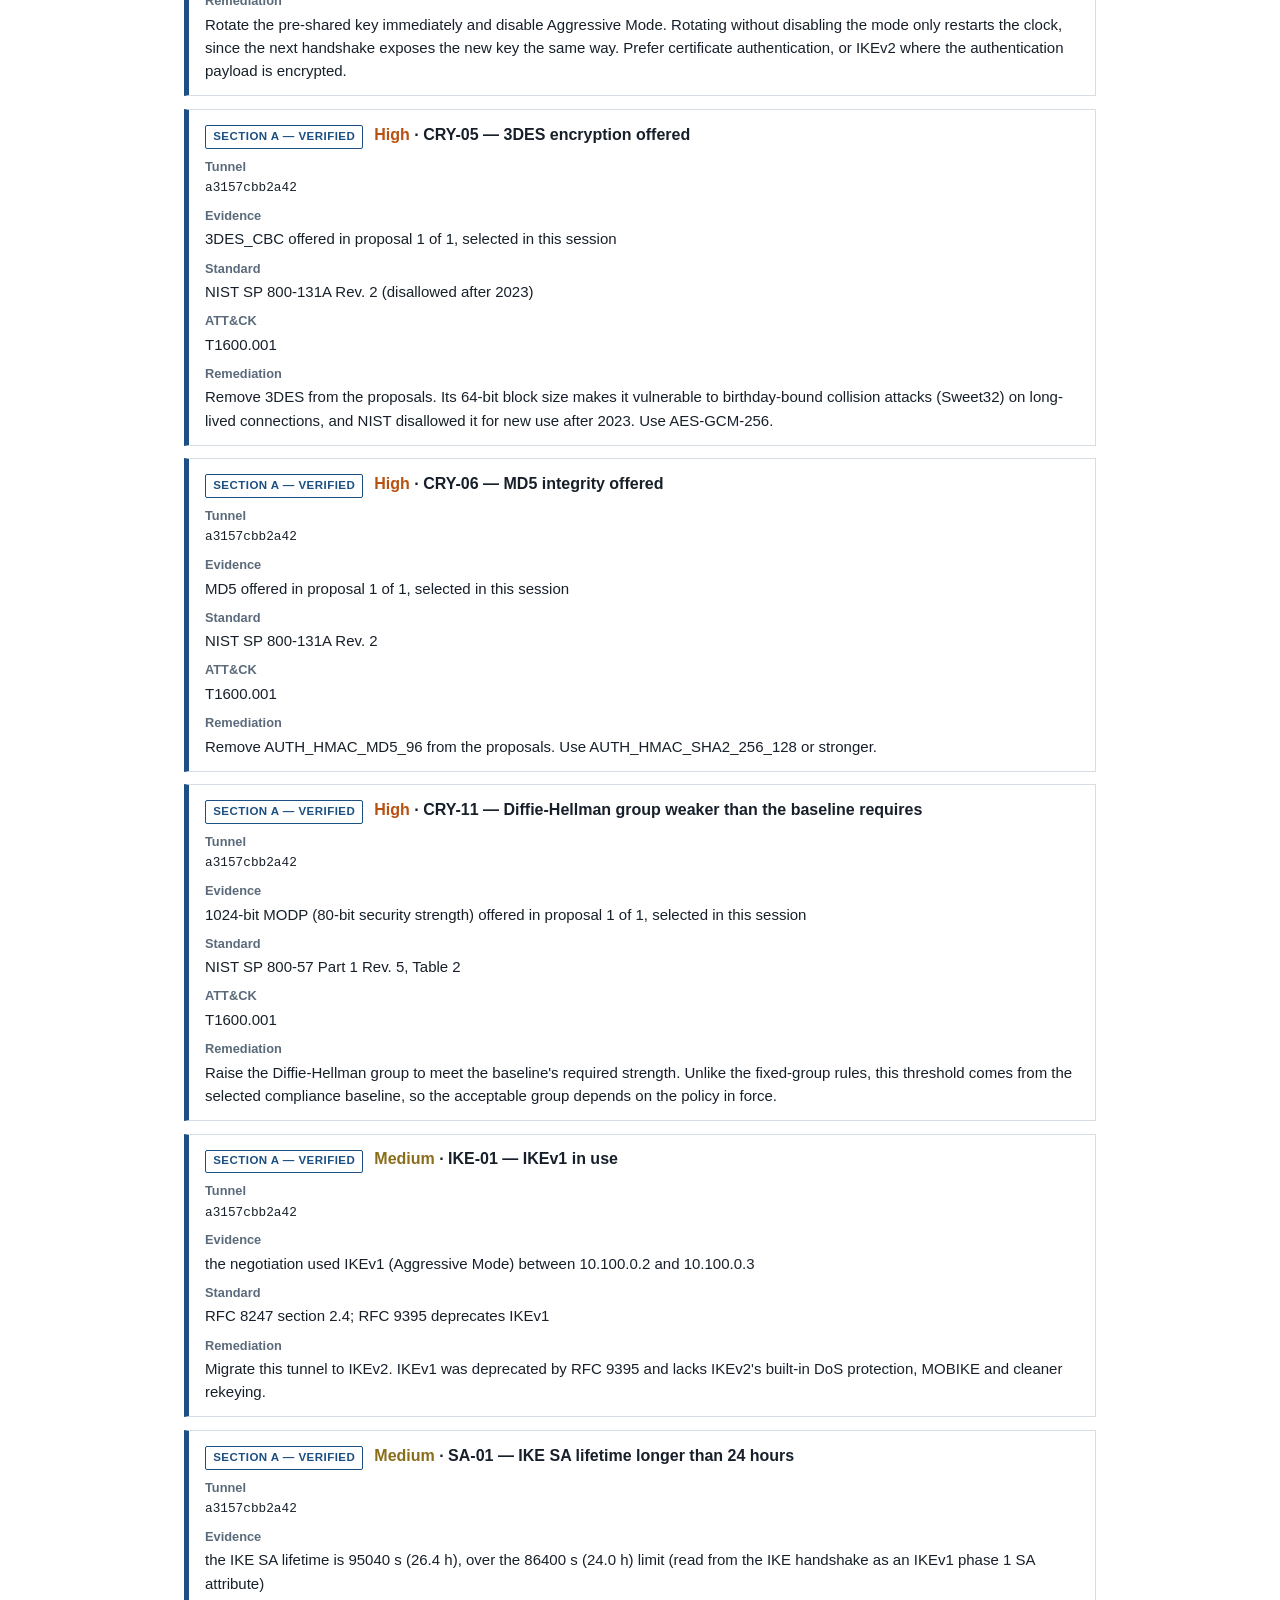
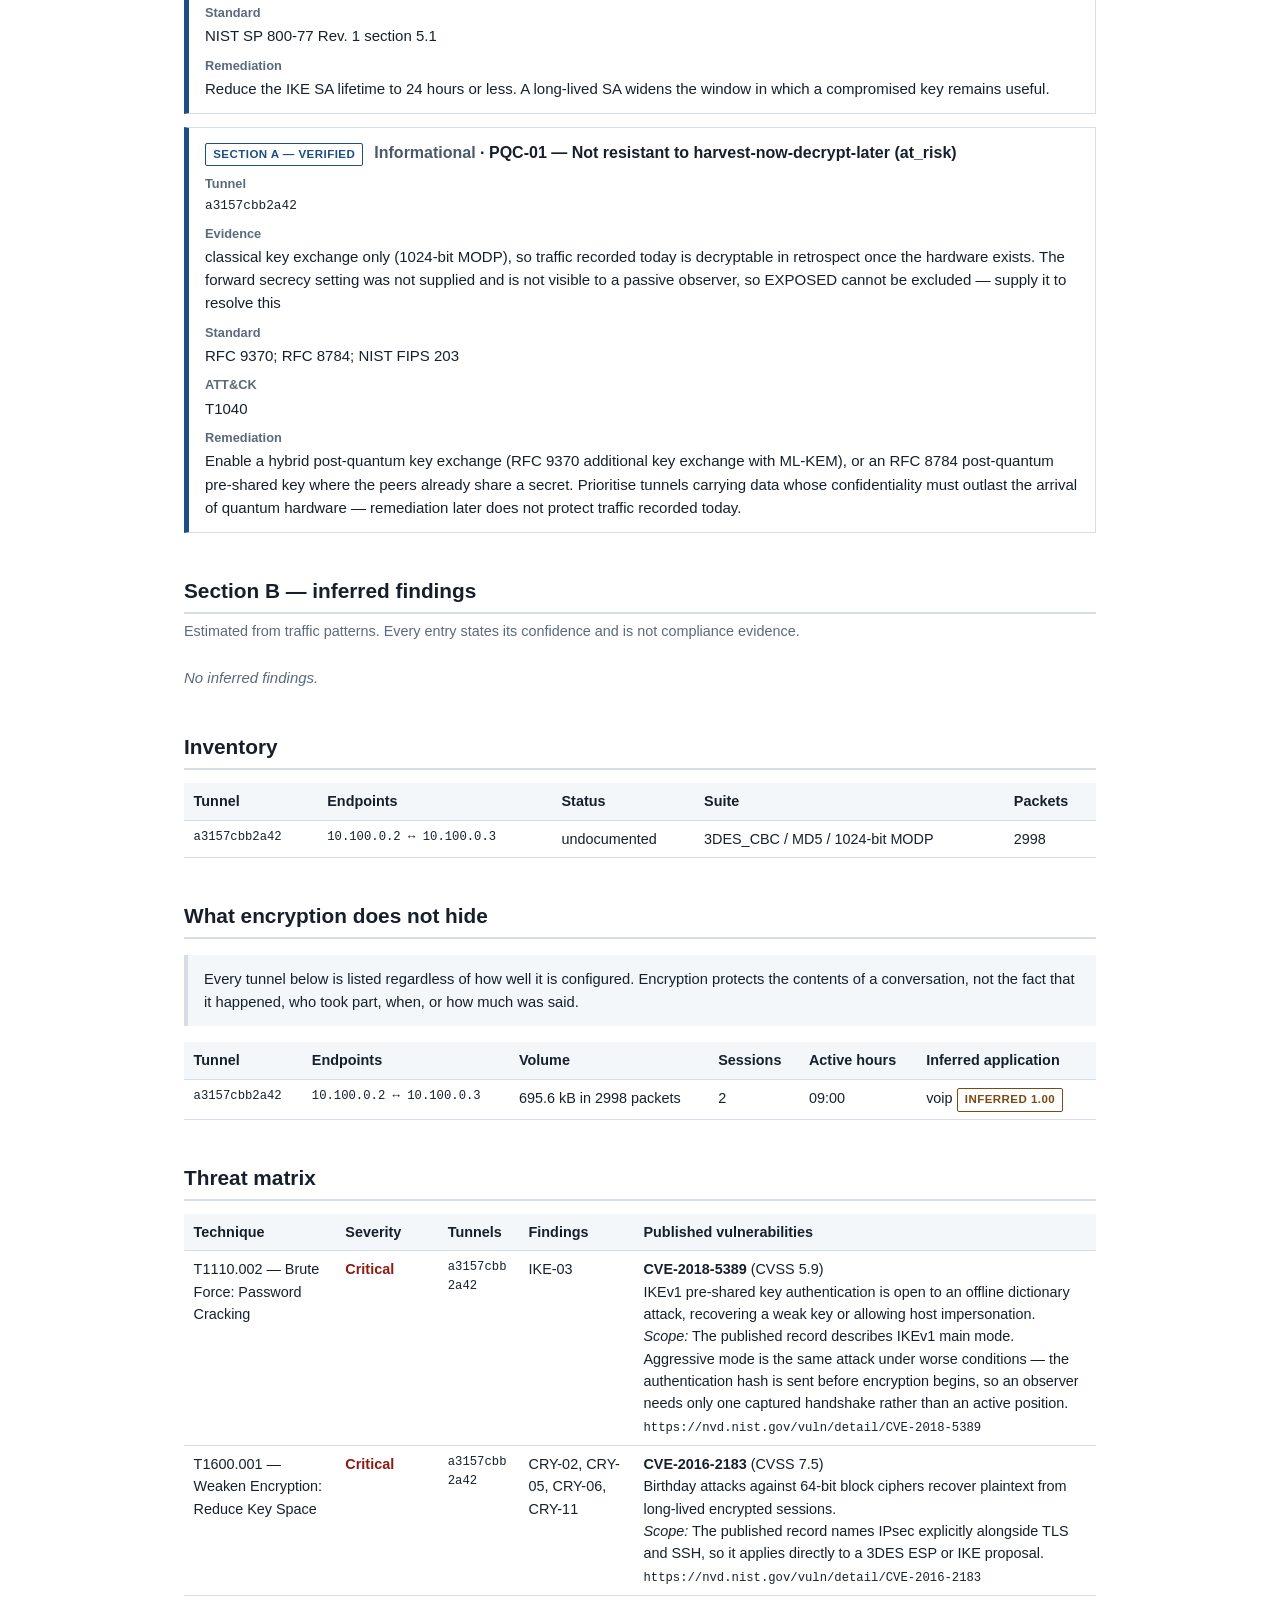
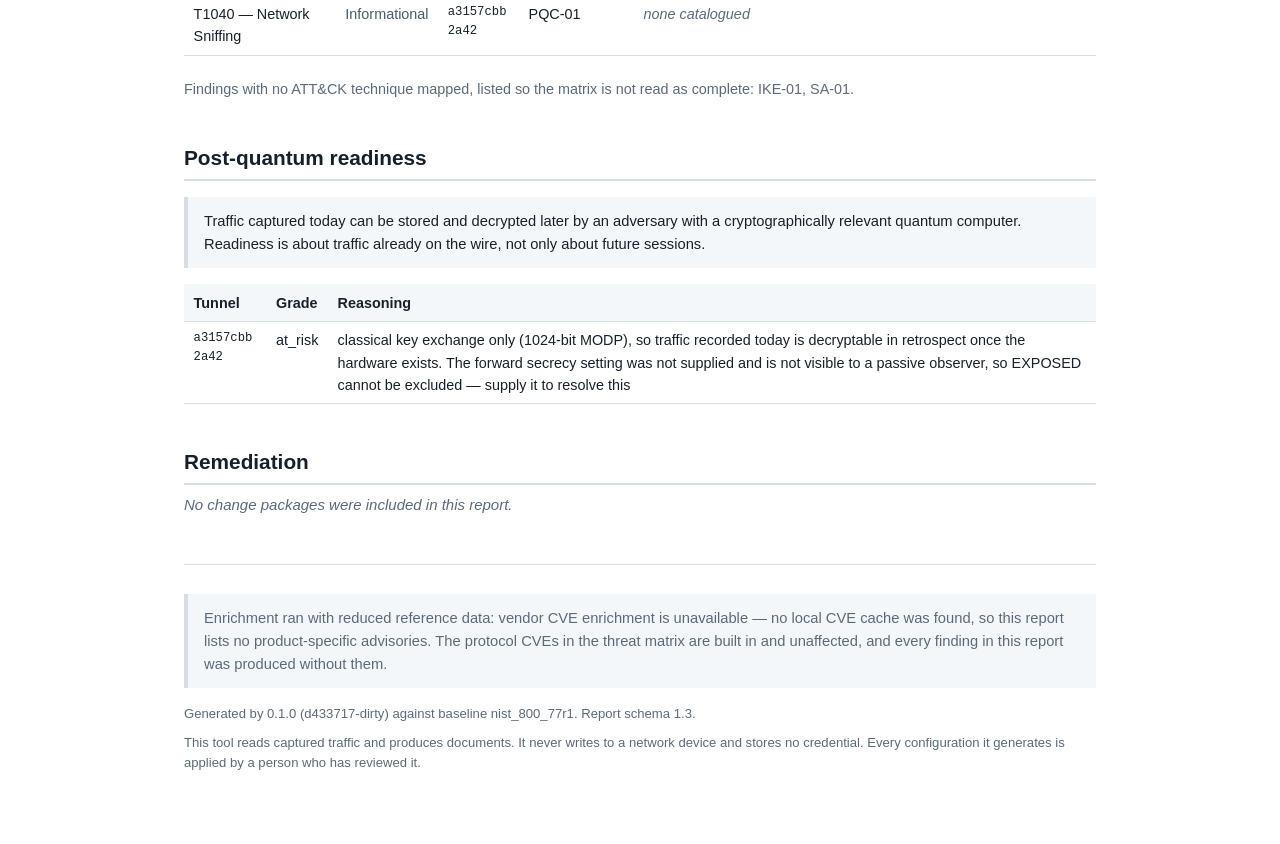
<file: demo/sample-worst.html>
<!DOCTYPE html>
<html lang="en">
<head>
<meta charset="utf-8">
<meta name="viewport" content="width=device-width, initial-scale=1">
<title>IPsec Sentinel report &mdash; 01-worst-ikev1-aggressive-3des-voip.pcap</title>
<style>
/* Everything is inline. The report is opened on networks with no route out, and a
   layout that depends on a stylesheet loading is a layout that fails when it matters. */
:root {
  --ink: #17202a;
  --muted: #5b6a7a;
  --rule: #d6dde5;
  --verified: #1c4f82;
  --inferred: #7a4a12;
  --critical: #8c1c13;
  --high: #b8500f;
  --medium: #8a6d1a;
  --low: #4a5a68;
}
* { box-sizing: border-box; }
body {
  font: 15px/1.55 "Helvetica Neue", Helvetica, Arial, sans-serif;
  color: var(--ink);
  margin: 0 auto;
  padding: 2.5rem 1.5rem 4rem;
  max-width: 60rem;
  background: #fff;
}
h1 { font-size: 1.9rem; margin: 0 0 .3rem; }
h2 { font-size: 1.3rem; margin: 2.6rem 0 .4rem; border-bottom: 2px solid var(--rule); padding-bottom: .3rem; }
h3 { font-size: 1.05rem; margin: 1.6rem 0 .4rem; }
p { margin: .5rem 0; }
.sub { color: var(--muted); margin: 0 0 1.5rem; font-size: .9rem; }
.headline { font-size: 1.15rem; line-height: 1.5; margin: 1rem 0 1.2rem; }
.note {
  background: #f4f7fa; border-left: 4px solid var(--rule);
  padding: .8rem 1rem; margin: 1rem 0; font-size: .92rem;
}
table { border-collapse: collapse; width: 100%; margin: .8rem 0 1.4rem; font-size: .9rem; }
th, td { text-align: left; padding: .45rem .6rem; border-bottom: 1px solid var(--rule); vertical-align: top; }
th { font-weight: 600; background: #f4f7fa; }
.finding { border: 1px solid var(--rule); border-left-width: 5px; padding: .8rem 1rem; margin: .8rem 0; }
.finding.verified { border-left-color: var(--verified); }
.finding.inferred { border-left-color: var(--inferred); }
.finding h4 { margin: 0 0 .35rem; font-size: 1rem; }
.finding dl { margin: .4rem 0 0; }
.finding dt { font-weight: 600; font-size: .8rem; color: var(--muted); margin-top: .5rem; }
.finding dd { margin: .1rem 0 0; }
.tag {
  display: inline-block; font-size: .72rem; font-weight: 700; letter-spacing: .04em;
  text-transform: uppercase; padding: .12rem .45rem; border: 1px solid currentColor;
  border-radius: 2px; margin-right: .4rem; white-space: nowrap;
}
.tag.verified { color: var(--verified); }
.tag.inferred { color: var(--inferred); }
.sev-critical { color: var(--critical); font-weight: 700; }
.sev-high { color: var(--high); font-weight: 700; }
.sev-medium { color: var(--medium); }
.sev-low, .sev-informational { color: var(--low); }
.empty { color: var(--muted); font-style: italic; }
.mono { font-family: "SFMono-Regular", Menlo, Consolas, monospace; font-size: .85em; word-break: break-all; }
footer { margin-top: 3rem; padding-top: .8rem; border-top: 1px solid var(--rule); color: var(--muted); font-size: .82rem; }
ul { margin: .4rem 0 .4rem 1.1rem; padding: 0; }
li { margin: .25rem 0; }
@media print {
  body { padding: 0; max-width: none; font-size: 11pt; }
  h2 { page-break-after: avoid; }
  .finding, tr { page-break-inside: avoid; }
  .note { background: none; }
}
</style>
</head>
<body>

<h1>IPsec Sentinel assessment</h1>
<p class="sub">
  01-worst-ikev1-aggressive-3des-voip.pcap &middot; baseline nist_800_77r1 &middot;
  generated 2026-09-07 09:50 UTC &middot;
  0.1.0 (d433717-dirty)
</p>

<h2>Summary</h2>
<p class="headline">The tunnel examined is protected by cryptography that is no longer considered safe, and should be changed. The estate scores 0 out of 100 (grade F).</p>
<table>
  <tr><th>Estate score</th><td>0 / 100 (grade F)</td></tr>
  <tr><th>Tunnels assessed</th><td>1</td></tr>
  <tr><th>Undocumented tunnels</th><td>1</td></tr>
  <tr><th>Verified findings (Section A)</th><td>8</td></tr>
  <tr><th>Inferred findings (Section B)</th><td>0</td></tr>
  <tr><th>Critical</th><td>2</td></tr>
  <tr><th>High</th><td>3</td></tr>
  <tr><th>Medium</th><td>2</td></tr>
  <tr><th>Informational</th><td>1</td></tr>
</table>
<ul>
  <li>1 tunnel carrying traffic is not on the documented list. An undocumented tunnel is one nobody is maintaining.</li>
  <li>8 findings in Section A are read directly from the negotiation and can be relied on as evidence. 0 findings in Section B are estimated from traffic patterns and carry a stated confidence.</li>
</ul>

<div class="note">
  <strong>How to read this report.</strong>
  <strong>Section A</strong> contains findings read directly from the negotiation as it
  happened on the wire. They are facts and carry no confidence value, because none is
  needed. <strong>Section B</strong> contains findings estimated from traffic patterns by
  a statistical model. Every one states a confidence, and none of them is evidence in the
  sense Section A is. The two are never mixed.
</div>

<h2>Section A &mdash; verified findings</h2>
<p class="sub">Read from the negotiation. Deterministic; no confidence value applies.</p>
<div class="finding verified">
  <h4>
    <span class="tag verified">Section A &mdash; verified</span>
    <span class="sev-critical">Critical</span>
    &middot; CRY-02 &mdash; Diffie-Hellman group 2 (1024-bit MODP) offered
  </h4>
  <dl>
<dt>Tunnel</dt><dd class="mono">a3157cbb2a42</dd>    <dt>Evidence</dt><dd>1024-bit MODP offered in proposal 1 of 1, selected in this session</dd>
    <dt>Standard</dt><dd>NIST SP 800-57 Part 1 Rev. 5, Table 2</dd>
<dt>ATT&amp;CK</dt><dd>T1600.001</dd>    <dt>Remediation</dt><dd>Remove group 2 (modp1024) from the IKE proposal. 1024-bit MODP is within reach of a precomputation attack against a reused prime; use group 19 (ecp256) or group 14 (modp2048) at minimum.</dd>
  </dl>
</div>
<div class="finding verified">
  <h4>
    <span class="tag verified">Section A &mdash; verified</span>
    <span class="sev-critical">Critical</span>
    &middot; IKE-03 &mdash; IKEv1 Aggressive Mode with pre-shared key authentication
  </h4>
  <dl>
<dt>Tunnel</dt><dd class="mono">a3157cbb2a42</dd>    <dt>Evidence</dt><dd>IKEv1 Aggressive Mode with pre-shared key authentication between 10.100.0.2 and 10.100.0.3. The pre-shared key hash is exposed to any passive observer and can be cracked offline. Treat this PSK as compromised.</dd>
    <dt>Standard</dt><dd>RFC 2409 section 5.4; NIST SP 800-77 Rev. 1 section 5.1</dd>
<dt>ATT&amp;CK</dt><dd>T1110.002</dd>    <dt>Remediation</dt><dd>Rotate the pre-shared key immediately and disable Aggressive Mode. Rotating without disabling the mode only restarts the clock, since the next handshake exposes the new key the same way. Prefer certificate authentication, or IKEv2 where the authentication payload is encrypted.</dd>
  </dl>
</div>
<div class="finding verified">
  <h4>
    <span class="tag verified">Section A &mdash; verified</span>
    <span class="sev-high">High</span>
    &middot; CRY-05 &mdash; 3DES encryption offered
  </h4>
  <dl>
<dt>Tunnel</dt><dd class="mono">a3157cbb2a42</dd>    <dt>Evidence</dt><dd>3DES_CBC offered in proposal 1 of 1, selected in this session</dd>
    <dt>Standard</dt><dd>NIST SP 800-131A Rev. 2 (disallowed after 2023)</dd>
<dt>ATT&amp;CK</dt><dd>T1600.001</dd>    <dt>Remediation</dt><dd>Remove 3DES from the proposals. Its 64-bit block size makes it vulnerable to birthday-bound collision attacks (Sweet32) on long-lived connections, and NIST disallowed it for new use after 2023. Use AES-GCM-256.</dd>
  </dl>
</div>
<div class="finding verified">
  <h4>
    <span class="tag verified">Section A &mdash; verified</span>
    <span class="sev-high">High</span>
    &middot; CRY-06 &mdash; MD5 integrity offered
  </h4>
  <dl>
<dt>Tunnel</dt><dd class="mono">a3157cbb2a42</dd>    <dt>Evidence</dt><dd>MD5 offered in proposal 1 of 1, selected in this session</dd>
    <dt>Standard</dt><dd>NIST SP 800-131A Rev. 2</dd>
<dt>ATT&amp;CK</dt><dd>T1600.001</dd>    <dt>Remediation</dt><dd>Remove AUTH_HMAC_MD5_96 from the proposals. Use AUTH_HMAC_SHA2_256_128 or stronger.</dd>
  </dl>
</div>
<div class="finding verified">
  <h4>
    <span class="tag verified">Section A &mdash; verified</span>
    <span class="sev-high">High</span>
    &middot; CRY-11 &mdash; Diffie-Hellman group weaker than the baseline requires
  </h4>
  <dl>
<dt>Tunnel</dt><dd class="mono">a3157cbb2a42</dd>    <dt>Evidence</dt><dd>1024-bit MODP (80-bit security strength) offered in proposal 1 of 1, selected in this session</dd>
    <dt>Standard</dt><dd>NIST SP 800-57 Part 1 Rev. 5, Table 2</dd>
<dt>ATT&amp;CK</dt><dd>T1600.001</dd>    <dt>Remediation</dt><dd>Raise the Diffie-Hellman group to meet the baseline&#39;s required strength. Unlike the fixed-group rules, this threshold comes from the selected compliance baseline, so the acceptable group depends on the policy in force.</dd>
  </dl>
</div>
<div class="finding verified">
  <h4>
    <span class="tag verified">Section A &mdash; verified</span>
    <span class="sev-medium">Medium</span>
    &middot; IKE-01 &mdash; IKEv1 in use
  </h4>
  <dl>
<dt>Tunnel</dt><dd class="mono">a3157cbb2a42</dd>    <dt>Evidence</dt><dd>the negotiation used IKEv1 (Aggressive Mode) between 10.100.0.2 and 10.100.0.3</dd>
    <dt>Standard</dt><dd>RFC 8247 section 2.4; RFC 9395 deprecates IKEv1</dd>
    <dt>Remediation</dt><dd>Migrate this tunnel to IKEv2. IKEv1 was deprecated by RFC 9395 and lacks IKEv2&#39;s built-in DoS protection, MOBIKE and cleaner rekeying.</dd>
  </dl>
</div>
<div class="finding verified">
  <h4>
    <span class="tag verified">Section A &mdash; verified</span>
    <span class="sev-medium">Medium</span>
    &middot; SA-01 &mdash; IKE SA lifetime longer than 24 hours
  </h4>
  <dl>
<dt>Tunnel</dt><dd class="mono">a3157cbb2a42</dd>    <dt>Evidence</dt><dd>the IKE SA lifetime is 95040 s (26.4 h), over the 86400 s (24.0 h) limit (read from the IKE handshake as an IKEv1 phase 1 SA attribute)</dd>
    <dt>Standard</dt><dd>NIST SP 800-77 Rev. 1 section 5.1</dd>
    <dt>Remediation</dt><dd>Reduce the IKE SA lifetime to 24 hours or less. A long-lived SA widens the window in which a compromised key remains useful.</dd>
  </dl>
</div>
<div class="finding verified">
  <h4>
    <span class="tag verified">Section A &mdash; verified</span>
    <span class="sev-informational">Informational</span>
    &middot; PQC-01 &mdash; Not resistant to harvest-now-decrypt-later (at_risk)
  </h4>
  <dl>
<dt>Tunnel</dt><dd class="mono">a3157cbb2a42</dd>    <dt>Evidence</dt><dd>classical key exchange only (1024-bit MODP), so traffic recorded today is decryptable in retrospect once the hardware exists. The forward secrecy setting was not supplied and is not visible to a passive observer, so EXPOSED cannot be excluded — supply it to resolve this</dd>
    <dt>Standard</dt><dd>RFC 9370; RFC 8784; NIST FIPS 203</dd>
<dt>ATT&amp;CK</dt><dd>T1040</dd>    <dt>Remediation</dt><dd>Enable a hybrid post-quantum key exchange (RFC 9370 additional key exchange with ML-KEM), or an RFC 8784 post-quantum pre-shared key where the peers already share a secret. Prioritise tunnels carrying data whose confidentiality must outlast the arrival of quantum hardware — remediation later does not protect traffic recorded today.</dd>
  </dl>
</div>

<h2>Section B &mdash; inferred findings</h2>
<p class="sub">Estimated from traffic patterns. Every entry states its confidence and is not compliance evidence.</p>
<p class="empty">No inferred findings.</p>

<h2>Inventory</h2>
<table>
  <tr><th>Tunnel</th><th>Endpoints</th><th>Status</th><th>Suite</th><th>Packets</th></tr>
  <tr>
    <td class="mono">a3157cbb2a42</td>
    <td class="mono">10.100.0.2 &harr; 10.100.0.3</td>
    <td>undocumented</td>
    <td>3DES_CBC / MD5 / 1024-bit MODP</td>
    <td>2998</td>
  </tr>
</table>

<h2>What encryption does not hide</h2>
<div class="note">Every tunnel below is listed regardless of how well it is configured. Encryption protects the contents of a conversation, not the fact that it happened, who took part, when, or how much was said.</div>
<table>
  <tr><th>Tunnel</th><th>Endpoints</th><th>Volume</th><th>Sessions</th><th>Active hours</th><th>Inferred application</th></tr>
  <tr>
    <td class="mono">a3157cbb2a42</td>
    <td class="mono">10.100.0.2 &harr; 10.100.0.3</td>
    <td>695.6 kB in 2998 packets</td>
    <td>2</td>
    <td>09:00</td>
    <td>
        voip
        <span class="tag inferred">inferred 1.00</span>
    </td>
  </tr>
</table>

<h2>Threat matrix</h2>
<table>
  <tr><th>Technique</th><th>Severity</th><th>Tunnels</th><th>Findings</th><th>Published vulnerabilities</th></tr>
  <tr>
    <td>T1110.002 &mdash; Brute Force: Password Cracking
    </td>
    <td class="sev-critical">Critical</td>
    <td class="mono">a3157cbb2a42</td>
    <td>IKE-03</td>
    <td>
          <div>
            <strong>CVE-2018-5389</strong> (CVSS 5.9)<br>
            IKEv1 pre-shared key authentication is open to an offline dictionary attack, recovering a weak key or allowing host impersonation.<br>
            <em>Scope:</em> The published record describes IKEv1 main mode. Aggressive mode is the same attack under worse conditions — the authentication hash is sent before encryption begins, so an observer needs only one captured handshake rather than an active position.<br>
            <span class="mono">https://nvd.nist.gov/vuln/detail/CVE-2018-5389</span>
          </div>
    </td>
  </tr>
  <tr>
    <td>T1600.001 &mdash; Weaken Encryption: Reduce Key Space
    </td>
    <td class="sev-critical">Critical</td>
    <td class="mono">a3157cbb2a42</td>
    <td>CRY-02, CRY-05, CRY-06, CRY-11</td>
    <td>
          <div>
            <strong>CVE-2016-2183</strong> (CVSS 7.5)<br>
            Birthday attacks against 64-bit block ciphers recover plaintext from long-lived encrypted sessions.<br>
            <em>Scope:</em> The published record names IPsec explicitly alongside TLS and SSH, so it applies directly to a 3DES ESP or IKE proposal.<br>
            <span class="mono">https://nvd.nist.gov/vuln/detail/CVE-2016-2183</span>
          </div>
    </td>
  </tr>
  <tr>
    <td>T1040 &mdash; Network Sniffing
    </td>
    <td class="sev-informational">Informational</td>
    <td class="mono">a3157cbb2a42</td>
    <td>PQC-01</td>
    <td>
        <span class="empty">none catalogued</span>
    </td>
  </tr>
</table>
<p class="sub">
  Findings with no ATT&amp;CK technique mapped, listed so the matrix is not read as
  complete: IKE-01, SA-01.
</p>

<h2>Post-quantum readiness</h2>
<div class="note">Traffic captured today can be stored and decrypted later by an adversary with a cryptographically relevant quantum computer. Readiness is about traffic already on the wire, not only about future sessions.</div>
<table>
  <tr><th>Tunnel</th><th>Grade</th><th>Reasoning</th></tr>
  <tr>
    <td class="mono">a3157cbb2a42</td>
    <td>at_risk</td>
    <td>classical key exchange only (1024-bit MODP), so traffic recorded today is decryptable in retrospect once the hardware exists. The forward secrecy setting was not supplied and is not visible to a passive observer, so EXPOSED cannot be excluded — supply it to resolve this</td>
  </tr>
</table>


<h2>Remediation</h2>
<p class="empty">No change packages were included in this report.</p>

<footer>
  <p class="note">Enrichment ran with reduced reference data: vendor CVE enrichment is unavailable — no local CVE cache was found, so this report lists no product-specific advisories. The protocol CVEs in the threat matrix are built in and unaffected, and every finding in this report was produced without them.</p>
  <p>
    Generated by 0.1.0 (d433717-dirty) against baseline
    nist_800_77r1. Report schema 1.3.
  </p>
  <p>
    This tool reads captured traffic and produces documents. It never writes to a network
    device and stores no credential. Every configuration it generates is applied by a
    person who has reviewed it.
  </p>
</footer>

</body>
</html>
</file>
<file: dashboard/style.css>
/* IPsec Sentinel - responsive, offline-first visual redesign. Existing JS hooks and IDs are preserved. */
:root{color-scheme:dark;--bg:#0b0a10;--bg2:#110f18;--panel:#161320;--panel2:#1c1828;--ink:#e4dfec;--muted:#9189a1;--faint:#5c556b;--rule:rgba(184,166,239,.15);--yellow:#d0c1ff;--blue:#8b78d8;--indigo:#6a55a8;--deep:#1e1a2c;--verified:#6b8af0;--inferred:#d0c1ff;--critical:#ff6594;--high:#ffaa4d;--medium:#d0c1ff;--low:#8a829b;--ok:#34cfa0;--radius:22px}
*{box-sizing:border-box} [hidden]{display:none!important} html{scroll-behavior:smooth} body{margin:0;min-height:100vh;overflow-x:hidden;background:radial-gradient(ellipse at 78% 7%,rgba(184,166,239,.25),transparent 34%),radial-gradient(ellipse at 12% 42%,rgba(139,120,216,.10),transparent 34%),var(--bg);color:var(--ink);font:15px/1.65 Arial,Helvetica,sans-serif;letter-spacing:.005em} button,input,select{font:inherit}button{color:inherit}a{color:inherit}.ambient{position:absolute;pointer-events:none;filter:blur(75px);opacity:.15;border-radius:50%;z-index:-1}.ambient-one{width:320px;height:320px;right:-110px;top:300px;background:#b8a6ef}.ambient-two{width:250px;height:250px;left:-130px;top:850px;background:#8b78d8}
.topbar{min-height:86px;padding:18px clamp(20px,5.8vw,88px);display:flex;align-items:center;justify-content:space-between;gap:24px;border-bottom:1px solid var(--rule);background:rgba(11,10,16,.86);backdrop-filter:blur(18px);position:relative;z-index:5}.brand{display:flex;align-items:center;gap:12px;text-decoration:none}.brand-mark{width:38px;height:38px;display:flex;align-items:center;justify-content:center;gap:3px;border:1px solid rgba(232,224,133,.45);border-radius:12px;background:linear-gradient(145deg,rgba(232,224,133,.18),rgba(54,49,153,.25));transform:rotate(-4deg)}.brand-mark span{display:block;width:4px;border-radius:4px;background:var(--yellow)}.brand-mark span:nth-child(1){height:12px}.brand-mark span:nth-child(2){height:21px}.brand-mark span:nth-child(3){height:16px}.brand-copy{display:flex;flex-direction:column;line-height:1.2}.brand-copy strong{font-size:17px;letter-spacing:-.04em}.brand-copy strong span{color:var(--yellow)}.brand-copy small{font-size:9px;letter-spacing:.16em;color:var(--muted);margin-top:5px}.topbar-meta{display:flex;align-items:center;gap:14px;flex-wrap:wrap;justify-content:flex-end}.build{font-size:11px;color:var(--muted);padding:6px 10px;border:1px solid var(--rule);border-radius:999px;max-width:260px;overflow-wrap:anywhere}.live-indicator{font-size:10px;letter-spacing:.12em;font-weight:800;color:#c8f4e3;display:flex;align-items:center;gap:7px}.live-indicator i,.trust-facts i{width:7px;height:7px;display:inline-block;background:var(--ok);border-radius:50%;box-shadow:0 0 12px rgba(117,215,176,.5)}
main{width:min(1280px,100%);margin:0 auto;padding:0 clamp(20px,5.8vw,88px)}.intro{min-height:405px;padding:62px 0 42px;display:grid;grid-template-columns:minmax(0,1.15fr) minmax(260px,.85fr);align-items:center;gap:30px;position:relative}.intro-copy{position:relative;z-index:1}.eyebrow{font-size:10px;letter-spacing:.17em;font-weight:800;color:var(--yellow);margin:0 0 18px;display:flex;align-items:center;gap:10px}.eyebrow-line{width:23px;height:1px;background:var(--yellow);display:inline-block}.intro h1{font-size:clamp(38px,5.1vw,67px);letter-spacing:-.065em;line-height:1.05;margin:0;font-weight:720}.intro h1 span{color:var(--yellow)}.intro-text{font-size:16px;line-height:1.8;color:var(--muted);max-width:550px;margin:22px 0 25px}.intro-points{display:flex;flex-wrap:wrap;gap:18px;color:#6f6685;font-size:11px}.intro-points span{display:flex;gap:7px;align-items:center}.intro-points b{color:var(--yellow);font-size:9px;letter-spacing:.08em}.intro-art{height:300px;position:relative;display:grid;place-items:center;isolation:isolate}.orbit{position:absolute;border:1px solid rgba(123,128,205,.22);border-radius:50%;transform:rotate(-22deg)}.orbit-a{width:230px;height:230px}.orbit-b{width:300px;height:180px;transform:rotate(36deg);border-color:rgba(232,224,133,.23)}.orbit-c{width:275px;height:275px;border-style:dashed;border-color:rgba(45,116,149,.4)}.art-core{width:148px;height:148px;border-radius:50%;background:radial-gradient(circle at 30% 20%,#29256f,#101238 70%);border:1px solid rgba(232,224,133,.4);box-shadow:0 0 65px rgba(54,49,153,.45),inset 0 0 28px rgba(45,116,149,.22);display:flex;flex-direction:column;align-items:center;justify-content:center;gap:7px;z-index:2}.core-shield svg{width:44px;height:49px;fill:none;stroke:var(--yellow);stroke-width:2.4;stroke-linecap:round;stroke-linejoin:round}.art-core>span{font-size:8px;letter-spacing:.18em;line-height:1.45;text-align:center;color:#d7d8f4}.art-node{position:absolute;font-size:10px;letter-spacing:.12em;font-weight:800;color:var(--yellow);background:#121438;border:1px solid rgba(232,224,133,.38);border-radius:9px;padding:7px 12px;box-shadow:0 8px 30px rgba(0,0,0,.2)}.node-a{top:25px;left:17%}.node-b{right:5%;top:47%}.node-c{bottom:22px;left:25%}
.upload-layout{display:grid;grid-template-columns:minmax(0,1.35fr) minmax(270px,.75fr);gap:18px;margin:8px 0 45px}.upload-panel,.trust-panel{border:1px solid var(--rule);border-radius:var(--radius);overflow:hidden;position:relative}.upload-panel{padding:clamp(20px,3vw,34px);background:linear-gradient(145deg,var(--panel),var(--panel2));box-shadow:0 22px 65px rgba(0,0,0,.13)}.panel-heading{display:flex;align-items:center;justify-content:space-between;gap:12px;margin-bottom:22px}.panel-heading .eyebrow{margin-bottom:5px}.panel-heading h2{font-size:24px;letter-spacing:-.04em;margin:0}.step-chip{font-size:9px;letter-spacing:.12em;color:var(--muted);border:1px solid var(--rule);padding:7px 10px;border-radius:999px;white-space:nowrap}.step-chip b{color:var(--yellow)}.drop-zone{min-height:250px;padding:26px 18px;display:flex;flex-direction:column;align-items:center;justify-content:center;text-align:center;border:1px dashed rgba(232,224,133,.42);border-radius:17px;background:linear-gradient(135deg,rgba(3,1,100,.28),rgba(45,116,149,.08));transition:border-color .2s,background .2s,transform .2s}.drop-zone.over{border-color:var(--yellow);background:rgba(232,224,133,.09);transform:scale(.995)}.upload-icon{width:52px;height:52px;border-radius:16px;background:rgba(232,224,133,.1);border:1px solid rgba(232,224,133,.24);display:grid;place-items:center;margin-bottom:12px}.upload-icon svg{width:28px;height:28px;fill:none;stroke:var(--yellow);stroke-width:2;stroke-linecap:round;stroke-linejoin:round}.drop-title{margin:0;font-size:16px}.drop-title strong{font-weight:700}.drop-subtitle{color:var(--muted);font-size:12px;margin:2px 0 16px}.file-button{display:inline-flex;align-items:center;gap:18px;background:var(--yellow);color:#ffffff;border-radius:999px;padding:11px 19px;font-size:12px;font-weight:800;cursor:pointer;transition:transform .2s,box-shadow .2s}.file-button:hover{transform:translateY(-2px);box-shadow:0 8px 25px rgba(232,224,133,.18)}.file-button span{font-size:17px}#file{position:absolute;width:1px;height:1px;overflow:hidden;clip:rect(0,0,0,0);white-space:nowrap}#file:focus-visible+.status{outline:2px solid var(--yellow)}.file-types{font-size:9px;letter-spacing:.17em;color:var(--faint);margin:12px 0 0}.status{font-size:12px;color:var(--yellow);margin:8px 0 0;overflow-wrap:anywhere}.upload-footer{display:flex;align-items:center;gap:8px;color:var(--muted);font-size:10px;margin-top:15px}.tiny-lock{color:var(--yellow)}.max-local{margin-left:auto;font-size:9px;letter-spacing:.12em;color:#b9c7e8}
.trust-panel{padding:clamp(24px,3vw,36px);background:radial-gradient(circle at 100% 0,rgba(184,166,239,.15),transparent 45%),linear-gradient(145deg,var(--panel2),var(--panel))}.trust-icon{width:46px;height:46px;border-radius:14px;background:rgba(45,116,149,.18);border:1px solid rgba(117,201,232,.25);display:grid;place-items:center;margin-bottom:24px}.trust-icon svg{width:27px;height:27px;fill:none;stroke:#75c9e8;stroke-width:2;stroke-linecap:round;stroke-linejoin:round}.trust-panel .eyebrow{font-size:9px;margin-bottom:10px}.trust-panel h3{font-size:clamp(22px,2.4vw,30px);line-height:1.2;letter-spacing:-.045em;margin:0 0 14px}.trust-panel>p:not(.eyebrow){color:var(--muted);font-size:12px;line-height:1.8;margin:0}.trust-divider{height:1px;background:var(--rule);margin:23px 0 18px}.trust-facts{display:grid;gap:11px;font-size:11px;color:var(--ink)}.trust-facts span{display:flex;align-items:center;gap:9px}.trust-facts i{width:5px;height:5px}.trust-watermark{position:absolute;right:-10px;bottom:-72px;font-size:220px;line-height:1;font-weight:900;color:rgba(255,255,255,.018);pointer-events:none}
.tabs{display:flex;align-items:center;gap:5px;flex-wrap:wrap;padding:8px;margin:0 0 28px;border:1px solid var(--rule);border-radius:16px;background:rgba(22,19,32,.92);position:sticky;top:10px;z-index:4;backdrop-filter:blur(16px)}.tabs-label{font-size:9px;letter-spacing:.14em;color:var(--faint);padding:0 13px 0 10px;font-weight:800}.tabs button{border:1px solid transparent;background:transparent;color:var(--muted);padding:9px 13px;border-radius:10px;font-size:11px;cursor:pointer;transition:background .2s,color .2s,border-color .2s}.tabs button:hover{color:var(--ink);background:rgba(255,255,255,.04)}.tabs button[aria-selected="true"]{background:var(--yellow);color:#ffffff;font-weight:800;box-shadow:0 4px 18px rgba(232,224,133,.1)}.report-section{min-width:0;animation:rise .3s ease both}@keyframes rise{from{opacity:0;transform:translateY(7px)}to{opacity:1;transform:translateY(0)}}.report-section>h2{font-size:clamp(22px,3vw,30px);letter-spacing:-.045em;margin:0 0 14px}.headline{font-size:16px;color:var(--ink);margin:0 0 22px}.cards{display:grid;grid-template-columns:repeat(auto-fit,minmax(145px,1fr));gap:12px;margin:20px 0 25px}.card{min-width:0;border:1px solid var(--rule);border-radius:17px;padding:19px;background:linear-gradient(145deg,var(--panel),var(--panel2));position:relative;overflow:hidden}.card:after{content:"";position:absolute;right:-22px;top:-32px;width:80px;height:80px;border:1px solid rgba(232,224,133,.1);border-radius:50%;box-shadow:0 0 0 12px rgba(232,224,133,.025),0 0 0 25px rgba(232,224,133,.018)}.card .value{font-size:clamp(28px,3.2vw,39px);font-weight:750;letter-spacing:-.06em;line-height:1.15;color:var(--yellow);overflow-wrap:anywhere}.card .label{color:var(--muted);font-size:9px;text-transform:uppercase;letter-spacing:.12em;margin-top:8px}.grade-A,.grade-B{color:var(--ok)!important}.grade-C,.grade-D{color:var(--medium)!important}.grade-E,.grade-F{color:var(--critical)!important}.tag{display:inline-flex;align-items:center;font-size:9px;font-weight:800;letter-spacing:.08em;text-transform:uppercase;padding:4px 8px;border:1px solid currentColor;border-radius:999px;white-space:nowrap;line-height:1.35}.tag.verified{color:var(--verified)}.tag.inferred{color:var(--inferred)}.tag.undocumented{color:var(--critical)}.finding{border:1px solid var(--rule);border-left:3px solid var(--verified);border-radius:13px;padding:18px 20px;margin:12px 0;background:var(--panel2);overflow-wrap:anywhere}.finding.verified{border-left-color:var(--verified)}.finding.inferred{border-left-color:var(--inferred)}.finding h4{font-size:14px;line-height:1.7;margin:0 0 12px;display:flex;gap:8px;align-items:center;flex-wrap:wrap}.finding dl{display:grid;grid-template-columns:minmax(90px,.2fr) minmax(0,1fr);gap:7px 14px;margin:0;font-size:12px}.finding dt{color:var(--faint)}.finding dd{margin:0;color:var(--ink);overflow-wrap:anywhere}.sev-critical{color:var(--critical);font-weight:800}.sev-high{color:var(--high);font-weight:800}.sev-medium{color:var(--medium)}.sev-low,.sev-informational{color:var(--low)}.note{background:rgba(45,116,149,.1);border:1px solid rgba(117,201,232,.2);border-left:3px solid var(--blue);border-radius:12px;padding:16px 18px;margin:16px 0 22px;font-size:12px;color:var(--ink);overflow-wrap:anywhere}.note .tag{margin:0 5px 0 0} .mono{font-family:"SFMono-Regular",Menlo,Consolas,monospace;font-size:.86em;word-break:break-all;color:#b9e4f3}table{border-collapse:separate;border-spacing:0;width:100%;font-size:12px;margin:12px 0 28px;background:var(--panel);border:1px solid var(--rule);border-radius:15px;overflow:hidden}th,td{text-align:left;padding:13px 15px;border-bottom:1px solid var(--rule);vertical-align:top;overflow-wrap:anywhere}th{background:var(--deep);color:var(--ink);font-size:9px;text-transform:uppercase;letter-spacing:.1em;font-weight:800}tbody tr:last-child td{border-bottom:0}tbody tr[data-tunnel]{cursor:pointer;transition:background .15s}tbody tr[data-tunnel]:hover{background:rgba(184,166,239,.18)}tbody tr:hover td{color:var(--ink)}pre{background:var(--deep);color:var(--ink);padding:18px;overflow:auto;font-size:11px;line-height:1.65;border:1px solid var(--rule);border-radius:12px;max-width:100%}.empty{color:var(--muted);font-style:italic;font-size:12px}.bar{height:8px;background:#e7e1f4;border-radius:999px;overflow:hidden;min-width:70px}.bar>span{display:block;height:100%;border-radius:999px}.bar.pos>span{background:linear-gradient(90deg,var(--blue),#75c9e8)}.bar.neg>span{background:linear-gradient(90deg,#a32c65,var(--critical))}.bar>span.w1{width:5%}.bar>span.w2{width:10%}.bar>span.w3{width:15%}.bar>span.w4{width:20%}.bar>span.w5{width:25%}.bar>span.w6{width:30%}.bar>span.w7{width:35%}.bar>span.w8{width:40%}.bar>span.w9{width:45%}.bar>span.w10{width:50%}.bar>span.w11{width:55%}.bar>span.w12{width:60%}.bar>span.w13{width:65%}.bar>span.w14{width:70%}.bar>span.w15{width:75%}.bar>span.w16{width:80%}.bar>span.w17{width:85%}.bar>span.w18{width:90%}.bar>span.w19{width:95%}.bar>span.w20{width:100%}button.action{font:inherit;font-size:12px;padding:10px 15px;border:1px solid rgba(232,224,133,.35);background:rgba(232,224,133,.09);color:var(--yellow);border-radius:999px;cursor:pointer;transition:background .2s,transform .2s}button.action:hover{background:rgba(232,224,133,.17);transform:translateY(-1px)}select{max-width:100%;background:var(--deep);color:var(--ink);border:1px solid var(--rule);padding:10px 12px;border-radius:10px}#remediate-tunnel{margin-right:8px}#remediation>p{color:var(--muted);font-size:13px}.report-section ul,.report-section ol{padding-left:22px}.report-section li{padding:4px 0;color:var(--ink)}.report-section li::marker{color:var(--yellow)}.page-footer{display:flex;justify-content:space-between;gap:16px;flex-wrap:wrap;border-top:1px solid var(--rule);padding:22px 0 28px;margin-top:60px;color:var(--faint);font-size:9px;letter-spacing:.12em}.page-footer i{font-style:normal;color:var(--yellow);padding:0 5px}
@media(min-width:1450px){main{width:min(1360px,100%)}}@media(max-width:900px){.intro{grid-template-columns:minmax(0,1fr) minmax(210px,.7fr);padding-top:45px}.intro-art{transform:scale(.85);margin:0 -15px}.upload-layout{grid-template-columns:minmax(0,1.1fr) minmax(240px,.8fr)}.tabs{position:static}.tabs-label{width:100%;padding:5px 10px 2px}.tabs button{flex:1 1 auto}.topbar-meta{gap:8px}.source-label{display:none}}@media(max-width:650px){.topbar{align-items:flex-start;padding:15px 18px;flex-direction:column;gap:12px}.topbar-meta{width:100%;justify-content:flex-start}.build{font-size:10px}.brand-copy strong{font-size:16px}main{padding:0 17px}.intro{display:block;min-height:0;padding:42px 0 25px}.intro h1{font-size:clamp(38px,10vw,54px)}.intro-text{font-size:14px;margin:18px 0}.intro-points{gap:9px 14px;font-size:10px}.intro-art{height:205px;transform:scale(.78);margin:-5px auto -12px;max-width:360px}.orbit-a{width:205px;height:205px}.orbit-b{width:260px;height:155px}.orbit-c{width:235px;height:235px}.art-core{width:130px;height:130px}.upload-layout{grid-template-columns:1fr;gap:13px;margin-bottom:30px}.upload-panel,.trust-panel{border-radius:18px}.upload-panel{padding:18px}.panel-heading h2{font-size:22px}.drop-zone{min-height:225px;padding:20px 12px}.trust-panel{padding:22px}.trust-icon{margin-bottom:15px}.trust-divider{margin:17px 0}.tabs{padding:7px;gap:4px;border-radius:13px;margin-bottom:22px}.tabs button{flex:1 1 calc(33.333% - 5px);font-size:10px;padding:9px 5px}.cards{grid-template-columns:repeat(2,minmax(0,1fr));gap:9px}.card{padding:15px}.card .value{font-size:31px}.finding{padding:14px}.finding dl{grid-template-columns:1fr;gap:2px}.finding dd{margin-bottom:9px}.report-section>h2{font-size:23px}table{display:block;overflow-x:auto;white-space:normal}table th,table td{min-width:105px;padding:11px 12px}.page-footer{margin-top:40px}.page-footer span{width:100%}.upload-footer{align-items:flex-start;flex-wrap:wrap}.max-local{margin-left:auto}}@media(max-width:380px){.intro h1{font-size:36px}.intro-points{display:grid;grid-template-columns:1fr 1fr}.step-chip{font-size:8px}.file-button{padding:10px 15px}.tabs button{flex-basis:calc(50% - 5px)}.topbar-meta .build{max-width:100%}}@media(prefers-reduced-motion:reduce){*,*::before,*::after{scroll-behavior:auto!important;animation-duration:.01ms!important;animation-iteration-count:1!important;transition-duration:.01ms!important}}

/* Soft motion and responsive micro-interactions */
@keyframes float-soft{0%,100%{transform:translateY(0)}50%{transform:translateY(-7px)}}
.intro-art{animation:float-soft 6s ease-in-out infinite}.card,.upload-panel,.trust-panel{transition:transform .22s ease,box-shadow .22s ease,border-color .22s ease}.card:hover{transform:translateY(-4px);box-shadow:0 16px 36px rgba(117,94,174,.12);border-color:rgba(139,107,214,.38)}.upload-panel:hover,.trust-panel:hover{border-color:rgba(139,107,214,.35)}.brand-mark{background:linear-gradient(145deg,rgba(184,166,239,.15),rgba(11,10,16,.5))}.brand-mark span{background:var(--yellow)}.art-core{background:radial-gradient(circle at 30% 20%,#29256f,#101238 75%);box-shadow:0 0 65px rgba(54,49,153,.45),inset 0 0 28px rgba(45,116,149,.22)}.art-node{background:#121438;color:var(--yellow);box-shadow:0 8px 30px rgba(0,0,0,.3);border:1px solid rgba(184,166,239,.38)}
@media(prefers-reduced-motion:reduce){.intro-art{animation:none}}

/* Brand and Hero Logo */
.brand-logo{height:38px;width:auto;max-width:52px;object-fit:contain;display:block;filter:drop-shadow(0 2px 8px rgba(0,0,0,.4));transition:transform .2s ease}
.brand:hover .brand-logo{transform:scale(1.05)}
.hero-logo-showcase{position:relative;display:flex;align-items:center;justify-content:center}
.hero-logo-glow{position:absolute;width:260px;height:260px;border-radius:50%;background:radial-gradient(circle,rgba(139,107,214,.24) 0%,rgba(54,49,153,.08) 55%,transparent 70%);filter:blur(22px);pointer-events:none;z-index:0}
.hero-logo-img{position:relative;z-index:1;max-width:280px;max-height:220px;width:auto;height:auto;object-fit:contain;filter:drop-shadow(0 14px 28px rgba(0,0,0,.55));transition:transform .3s ease}
.hero-logo-img:hover{transform:scale(1.04)}
@media(max-width:650px){.hero-logo-img{max-width:220px;max-height:170px}.hero-logo-glow{width:180px;height:180px}}

/* Trust Panel Logo */
.trust-icon.trust-logo-wrap{background:transparent;border:none;width:56px;height:56px;display:flex;align-items:center;justify-content:flex-start}
.trust-logo-img{max-width:56px;max-height:56px;width:auto;height:auto;object-fit:contain;display:block;filter:drop-shadow(0 4px 14px rgba(45,116,149,.38));transition:transform .25s ease}
.trust-panel:hover .trust-logo-img{transform:scale(1.06)}
</file>
